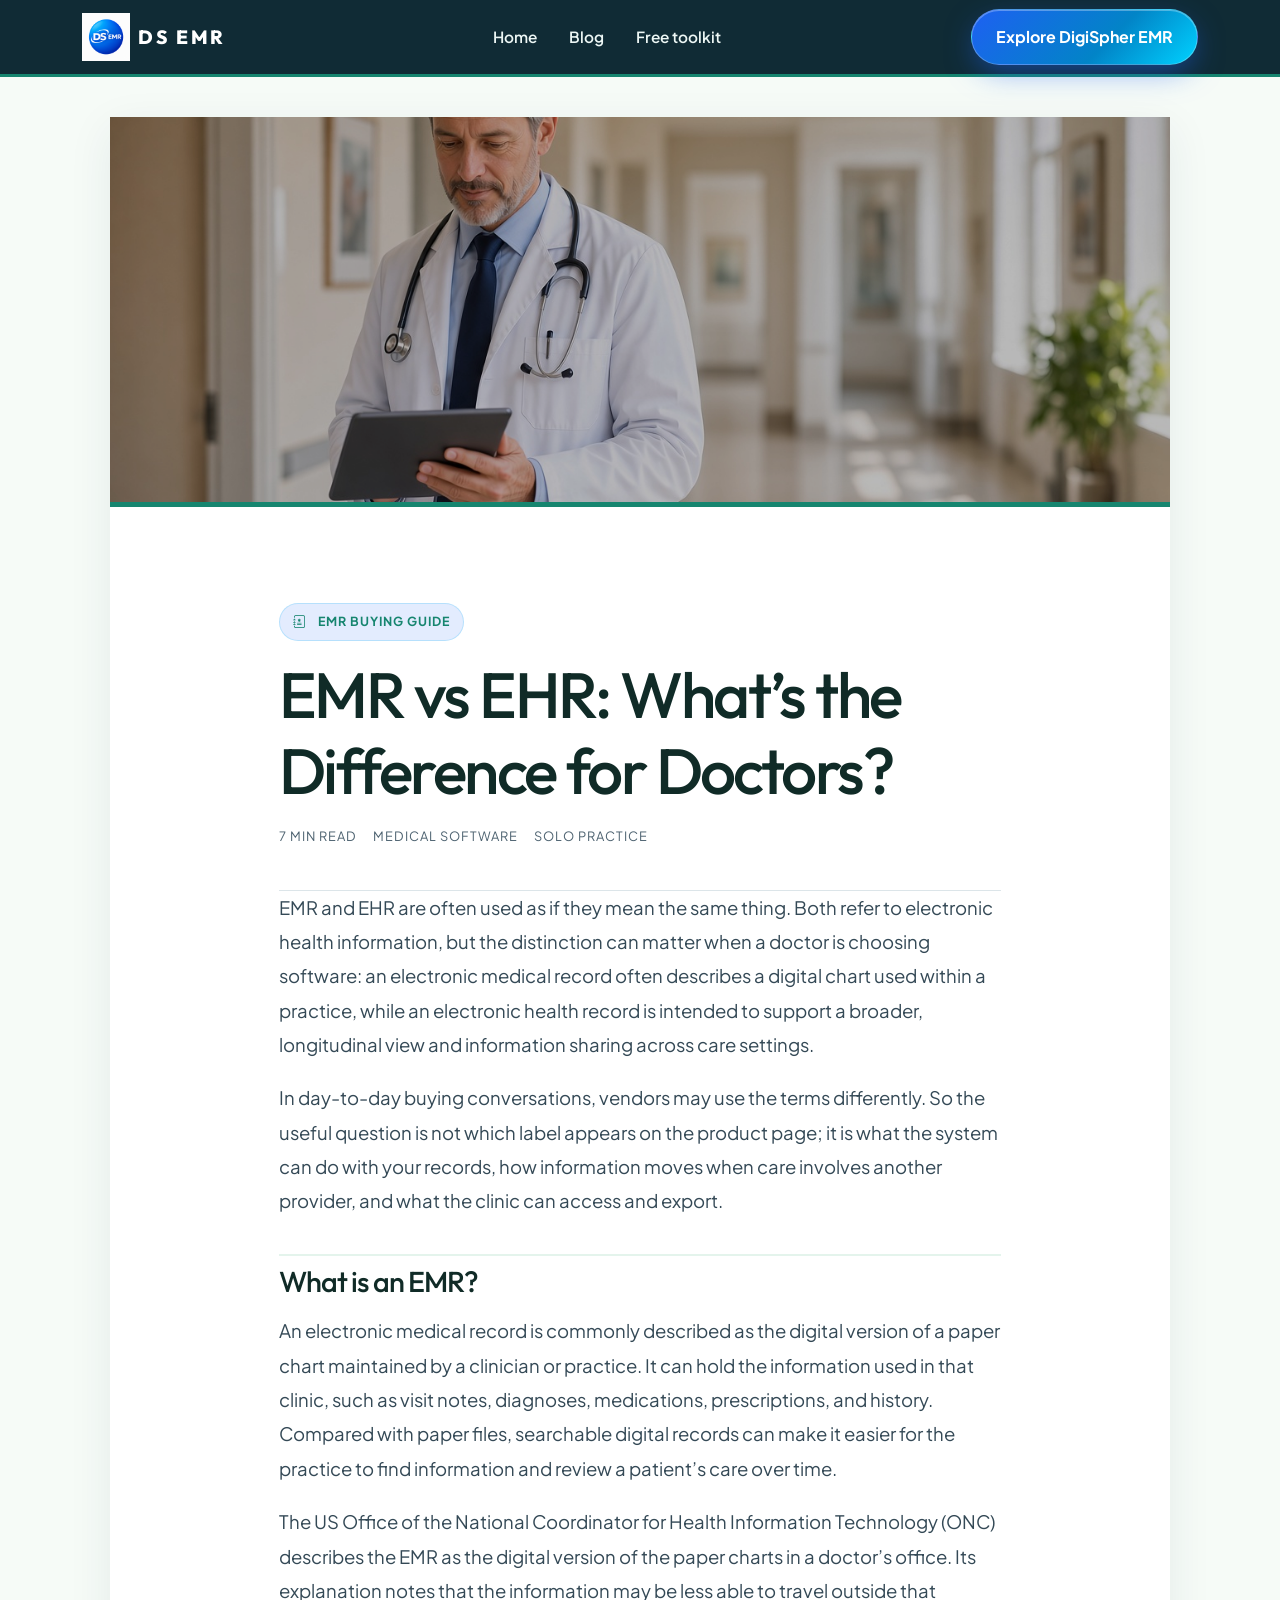
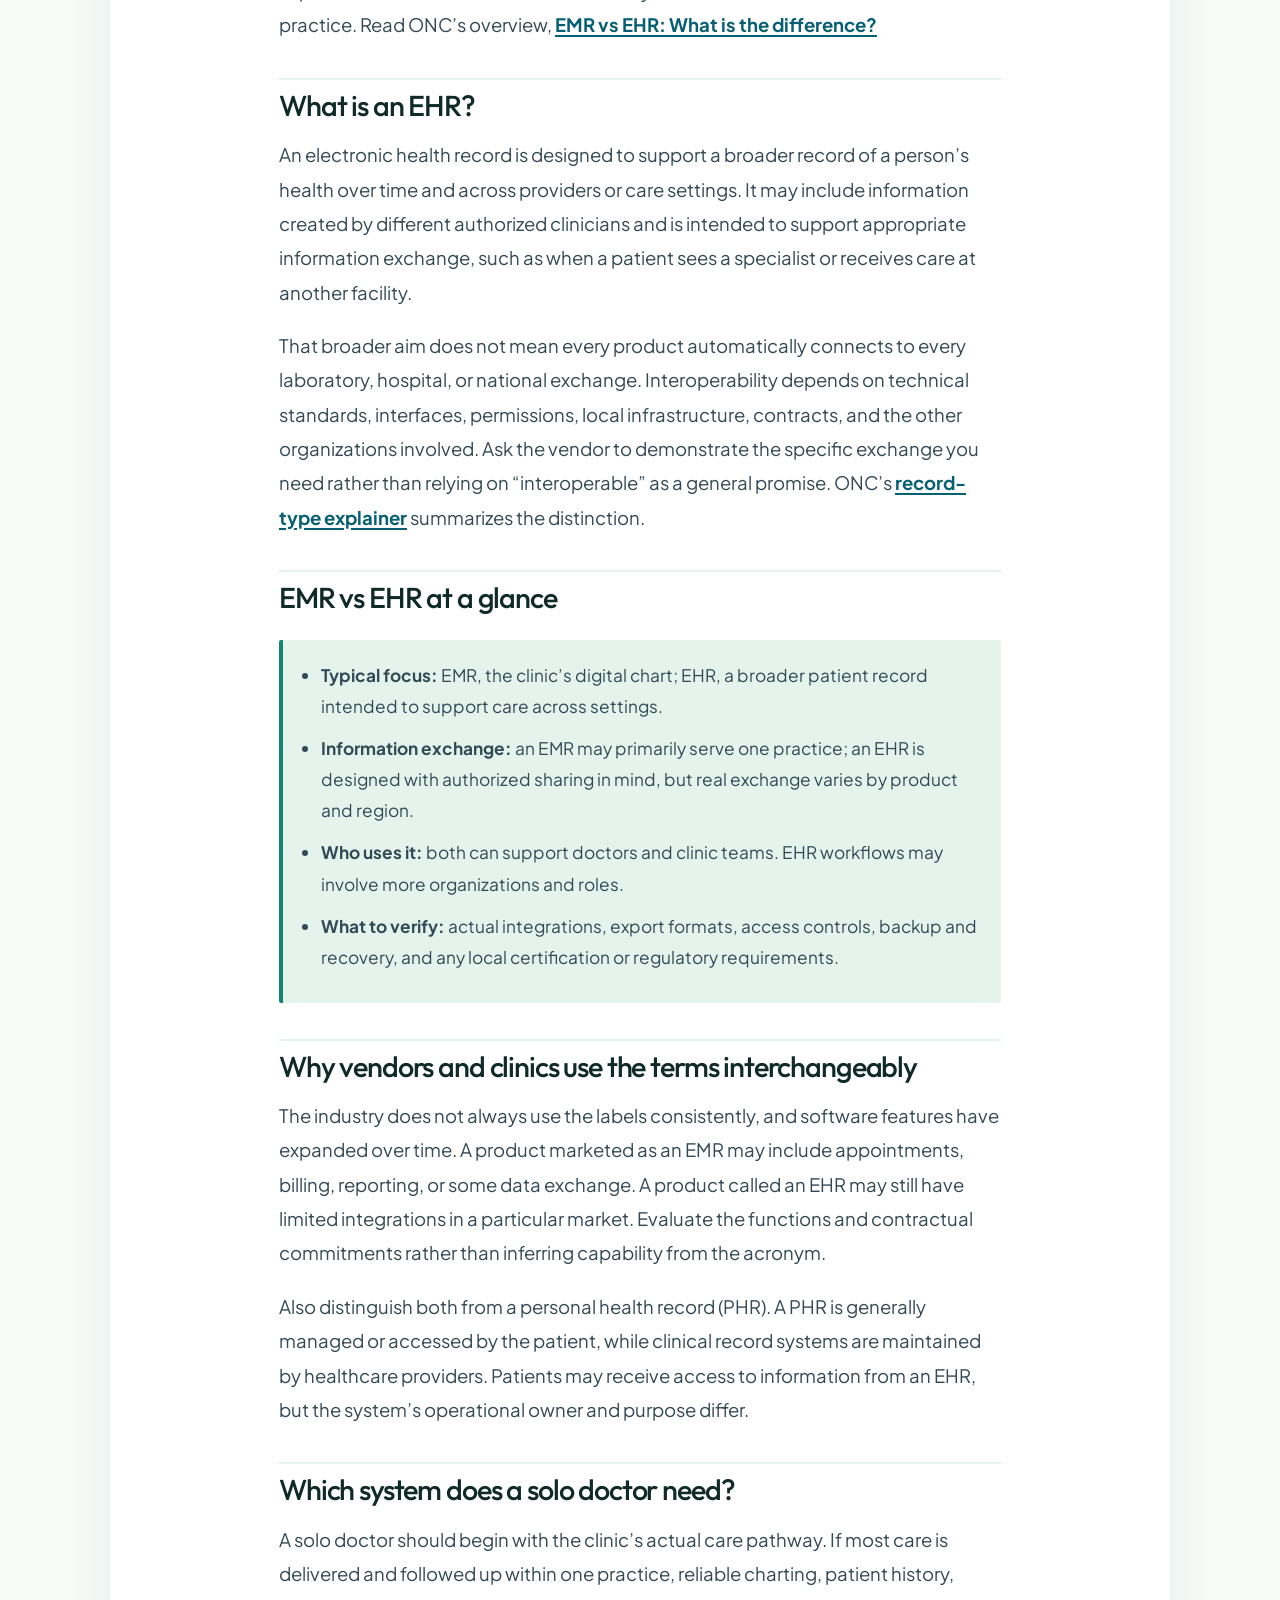
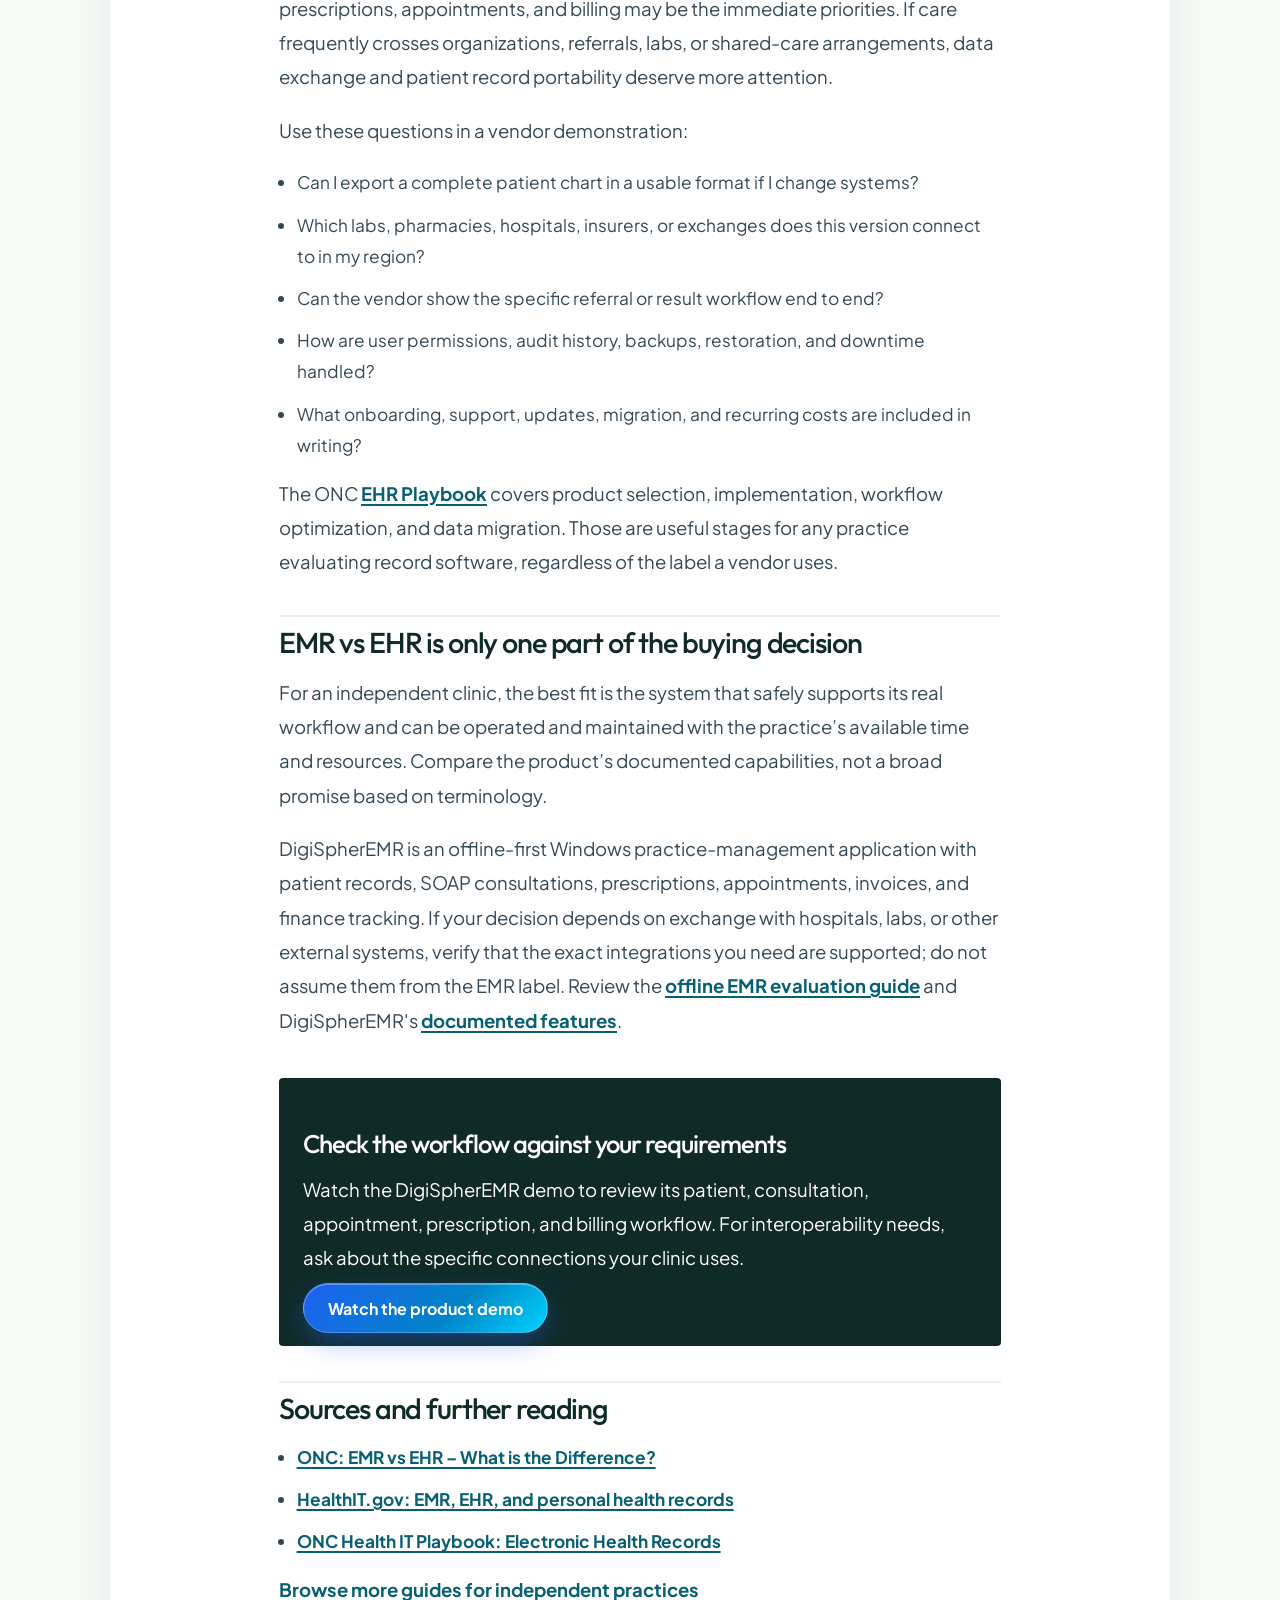
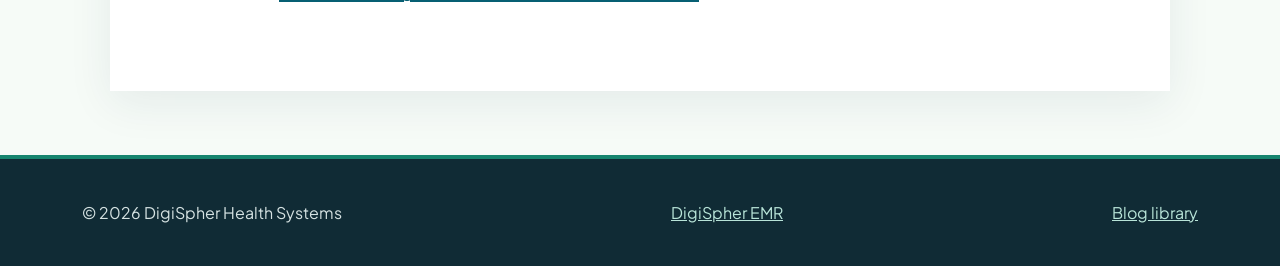
<file: blogs/emr-vs-ehr-differences.html>
<!DOCTYPE html>
<html lang="en">
<head>
  <meta charset="UTF-8" />
  <meta name="viewport" content="width=device-width, initial-scale=1.0" />
  <title>EMR vs EHR: What's the Difference for Doctors? | DigiSpher EMR</title>
  <meta name="description" content="Understand EMR vs EHR, how medical records differ from shared health records, and what solo doctors should check when choosing practice software." />
  <link rel="canonical" href="https://ds-emr.digispher.online/blogs/emr-vs-ehr-differences.html" />
  <meta name="robots" content="index, follow, max-image-preview:large" />
  <meta name="author" content="DigiSpher Health Systems" />
  <meta name="theme-color" content="#040916" />
  <meta property="og:type" content="article" />
  <meta property="og:site_name" content="DigiSpher EMR" />
  <meta property="og:locale" content="en_US" />
  <meta property="og:title" content="EMR vs EHR: What's the Difference for Doctors?" />
  <meta property="og:description" content="A practical comparison of EMRs and EHRs, data sharing, interoperability, and the questions solo practices should ask vendors." />
  <meta property="og:url" content="https://ds-emr.digispher.online/blogs/emr-vs-ehr-differences.html" />
  <meta property="og:image" content="https://ds-emr.digispher.online/assets/images/hero-exam-room.jpg" />
  <meta property="og:image:alt" content="Male physician in a clinic hallway" />
  <meta property="article:published_time" content="2026-09-25" />
  <meta property="article:modified_time" content="2026-09-25" />
  <meta name="twitter:card" content="summary_large_image" />
  <meta name="twitter:title" content="EMR vs EHR: What's the Difference for Doctors?" />
  <meta name="twitter:description" content="Learn the practical differences between EMR and EHR software and how to choose for a solo practice." />
  <meta name="twitter:image" content="https://ds-emr.digispher.online/assets/images/hero-exam-room.jpg" />
  <link rel="preconnect" href="https://fonts.googleapis.com" />
  <link rel="preconnect" href="https://fonts.gstatic.com" crossorigin />
  <link href="https://fonts.googleapis.com/css2?family=Outfit:wght@400;500;600;700;800&family=Plus+Jakarta+Sans:wght@400;500;600;700;800&display=swap" rel="stylesheet" />
  <link href="https://cdn.jsdelivr.net/npm/bootstrap@5.3.3/dist/css/bootstrap.min.css" rel="stylesheet" integrity="sha384-QWTKZyjpPEjISv5WaRU9OFeRpok6YctnYmDr5pNlyT2bRjXh0JMhjY6hW+ALEwIH" crossorigin="anonymous" />
  <link rel="stylesheet" href="https://cdn.jsdelivr.net/npm/bootstrap-icons@1.11.3/font/bootstrap-icons.min.css" />
  <script type="application/ld+json">
  {"@context":"https://schema.org","@type":"BlogPosting","headline":"EMR vs EHR: What's the Difference for Doctors?","description":"A practical comparison of electronic medical records and electronic health records for solo doctors.","datePublished":"2026-09-25","dateModified":"2026-09-25","author":{"@type":"Organization","name":"DigiSpher Health Systems"},"publisher":{"@type":"Organization","name":"DigiSpher EMR"},"mainEntityOfPage":"https://ds-emr.digispher.online/blogs/emr-vs-ehr-differences.html","image":"https://ds-emr.digispher.online/assets/images/hero-exam-room.jpg"}
  </script>
  <link rel="stylesheet" href="blog-post-themes.min.css" />
</head>
<body class="theme-kpi">
  <header><nav class="navbar navbar-expand-lg navbar-sphere"><div class="container-xl">
    <a class="navbar-brand d-flex align-items-center gap-2" href="../index.html" aria-label="DigiSpher EMR home"><img src="../assets/images/logo_user.png" alt="DigiSpher EMR" height="48" /><span class="navbar-wordmark">DS EMR</span></a>
    <button class="navbar-toggler border-0 text-white" type="button" data-bs-toggle="collapse" data-bs-target="#articleNav" aria-controls="articleNav" aria-expanded="false" aria-label="Toggle navigation"><i class="bi bi-list fs-2 text-info"></i></button>
    <div class="collapse navbar-collapse" id="articleNav"><ul class="navbar-nav mx-auto"><li class="nav-item"><a class="nav-link nav-link-sphere" href="../index.html">Home</a></li><li class="nav-item"><a class="nav-link nav-link-sphere" href="blogs-list.html">Blog</a></li><li class="nav-item"><a class="nav-link nav-link-sphere" href="lead-magnet-toolkit.html">Free toolkit</a></li></ul><a href="../index.html#specialOffer" class="btn-sphere-primary">Explore DigiSpher EMR</a></div>
  </div></nav></header>
  <main class="article-shell"><article class="article-wrap">
    <div class="article-hero"><img src="../assets/images/hero-exam-room.jpg" alt="Male physician in a clinic hallway" /></div>
    <div class="article-body"><header class="article-header"><span class="eyebrow"><i class="bi bi-journal-medical me-1"></i> EMR buying guide</span><h1>EMR vs EHR: What’s the Difference for Doctors?</h1><div class="article-meta"><span>7 min read</span><span>Medical software</span><span>Solo practice</span></div></header>
      <div class="article-content">
        <p>EMR and EHR are often used as if they mean the same thing. Both refer to electronic health information, but the distinction can matter when a doctor is choosing software: an electronic medical record often describes a digital chart used within a practice, while an electronic health record is intended to support a broader, longitudinal view and information sharing across care settings.</p>
        <p>In day-to-day buying conversations, vendors may use the terms differently. So the useful question is not which label appears on the product page; it is what the system can do with your records, how information moves when care involves another provider, and what the clinic can access and export.</p>

        <h2>What is an EMR?</h2>
        <p>An electronic medical record is commonly described as the digital version of a paper chart maintained by a clinician or practice. It can hold the information used in that clinic, such as visit notes, diagnoses, medications, prescriptions, and history. Compared with paper files, searchable digital records can make it easier for the practice to find information and review a patient’s care over time.</p>
        <p>The US Office of the National Coordinator for Health Information Technology (ONC) describes the EMR as the digital version of the paper charts in a doctor’s office. Its explanation notes that the information may be less able to travel outside that practice. Read ONC’s overview, <a href="https://healthit.gov/blog/electronic-health-and-medical-records/emr-vs-ehr-difference/" target="_blank" rel="noopener noreferrer">EMR vs EHR: What is the difference?</a></p>

        <h2>What is an EHR?</h2>
        <p>An electronic health record is designed to support a broader record of a person’s health over time and across providers or care settings. It may include information created by different authorized clinicians and is intended to support appropriate information exchange, such as when a patient sees a specialist or receives care at another facility.</p>
        <p>That broader aim does not mean every product automatically connects to every laboratory, hospital, or national exchange. Interoperability depends on technical standards, interfaces, permissions, local infrastructure, contracts, and the other organizations involved. Ask the vendor to demonstrate the specific exchange you need rather than relying on “interoperable” as a general promise. ONC’s <a href="https://www.healthit.gov/faq/what-difference-between-personal-health-record-electronic-health-record-and-electronic-medical" target="_blank" rel="noopener noreferrer">record-type explainer</a> summarizes the distinction.</p>

        <h2>EMR vs EHR at a glance</h2>
        <div class="info-panel"><ul class="mb-0">
          <li><strong>Typical focus:</strong> EMR, the clinic’s digital chart; EHR, a broader patient record intended to support care across settings.</li>
          <li><strong>Information exchange:</strong> an EMR may primarily serve one practice; an EHR is designed with authorized sharing in mind, but real exchange varies by product and region.</li>
          <li><strong>Who uses it:</strong> both can support doctors and clinic teams. EHR workflows may involve more organizations and roles.</li>
          <li><strong>What to verify:</strong> actual integrations, export formats, access controls, backup and recovery, and any local certification or regulatory requirements.</li>
        </ul></div>

        <h2>Why vendors and clinics use the terms interchangeably</h2>
        <p>The industry does not always use the labels consistently, and software features have expanded over time. A product marketed as an EMR may include appointments, billing, reporting, or some data exchange. A product called an EHR may still have limited integrations in a particular market. Evaluate the functions and contractual commitments rather than inferring capability from the acronym.</p>
        <p>Also distinguish both from a personal health record (PHR). A PHR is generally managed or accessed by the patient, while clinical record systems are maintained by healthcare providers. Patients may receive access to information from an EHR, but the system’s operational owner and purpose differ.</p>

        <h2>Which system does a solo doctor need?</h2>
        <p>A solo doctor should begin with the clinic’s actual care pathway. If most care is delivered and followed up within one practice, reliable charting, patient history, prescriptions, appointments, and billing may be the immediate priorities. If care frequently crosses organizations, referrals, labs, or shared-care arrangements, data exchange and patient record portability deserve more attention.</p>
        <p>Use these questions in a vendor demonstration:</p>
        <ul>
          <li>Can I export a complete patient chart in a usable format if I change systems?</li>
          <li>Which labs, pharmacies, hospitals, insurers, or exchanges does this version connect to in my region?</li>
          <li>Can the vendor show the specific referral or result workflow end to end?</li>
          <li>How are user permissions, audit history, backups, restoration, and downtime handled?</li>
          <li>What onboarding, support, updates, migration, and recurring costs are included in writing?</li>
        </ul>
        <p>The ONC <a href="https://playbook.healthit.gov/playbook/electronic-health-records/" target="_blank" rel="noopener noreferrer">EHR Playbook</a> covers product selection, implementation, workflow optimization, and data migration. Those are useful stages for any practice evaluating record software, regardless of the label a vendor uses.</p>

        <h2>EMR vs EHR is only one part of the buying decision</h2>
        <p>For an independent clinic, the best fit is the system that safely supports its real workflow and can be operated and maintained with the practice’s available time and resources. Compare the product’s documented capabilities, not a broad promise based on terminology.</p>
        <p>DigiSpherEMR is an offline-first Windows practice-management application with patient records, SOAP consultations, prescriptions, appointments, invoices, and finance tracking. If your decision depends on exchange with hospitals, labs, or other external systems, verify that the exact integrations you need are supported; do not assume them from the EMR label. Review the <a href="best-offline-emr-for-solo-doctors.html">offline EMR evaluation guide</a> and DigiSpherEMR's <a href="../index.html#featureModules">documented features</a>.</p>
        <div class="cta-box"><h3>Check the workflow against your requirements</h3><p>Watch the DigiSpherEMR demo to review its patient, consultation, appointment, prescription, and billing workflow. For interoperability needs, ask about the specific connections your clinic uses.</p><a href="../index.html#videoShowcase" class="btn-sphere-primary">Watch the product demo</a></div>
        <h2>Sources and further reading</h2>
        <ul><li><a href="https://healthit.gov/blog/electronic-health-and-medical-records/emr-vs-ehr-difference/" target="_blank" rel="noopener noreferrer">ONC: EMR vs EHR – What is the Difference?</a></li><li><a href="https://www.healthit.gov/faq/what-difference-between-personal-health-record-electronic-health-record-and-electronic-medical" target="_blank" rel="noopener noreferrer">HealthIT.gov: EMR, EHR, and personal health records</a></li><li><a href="https://playbook.healthit.gov/playbook/electronic-health-records/" target="_blank" rel="noopener noreferrer">ONC Health IT Playbook: Electronic Health Records</a></li></ul>
        <p><a href="blogs-list.html">Browse more guides for independent practices</a></p>
      </div>
    </div>
  </article></main>
  <footer><div class="container-xl d-flex flex-wrap justify-content-between gap-2"><span>&copy; 2026 DigiSpher Health Systems</span><a href="../index.html">DigiSpher EMR</a><a href="blogs-list.html">Blog library</a></div></footer>
  <script src="https://cdn.jsdelivr.net/npm/bootstrap@5.3.3/dist/js/bootstrap.bundle.min.js" integrity="sha384-YvpcrYf0tY3lHB60NNkmXc5s9fDVZLESaAA55NDzOxhy9GkcIdslK1eN7N6jIeHz" crossorigin="anonymous"></script>
</body>
</html>
</file>
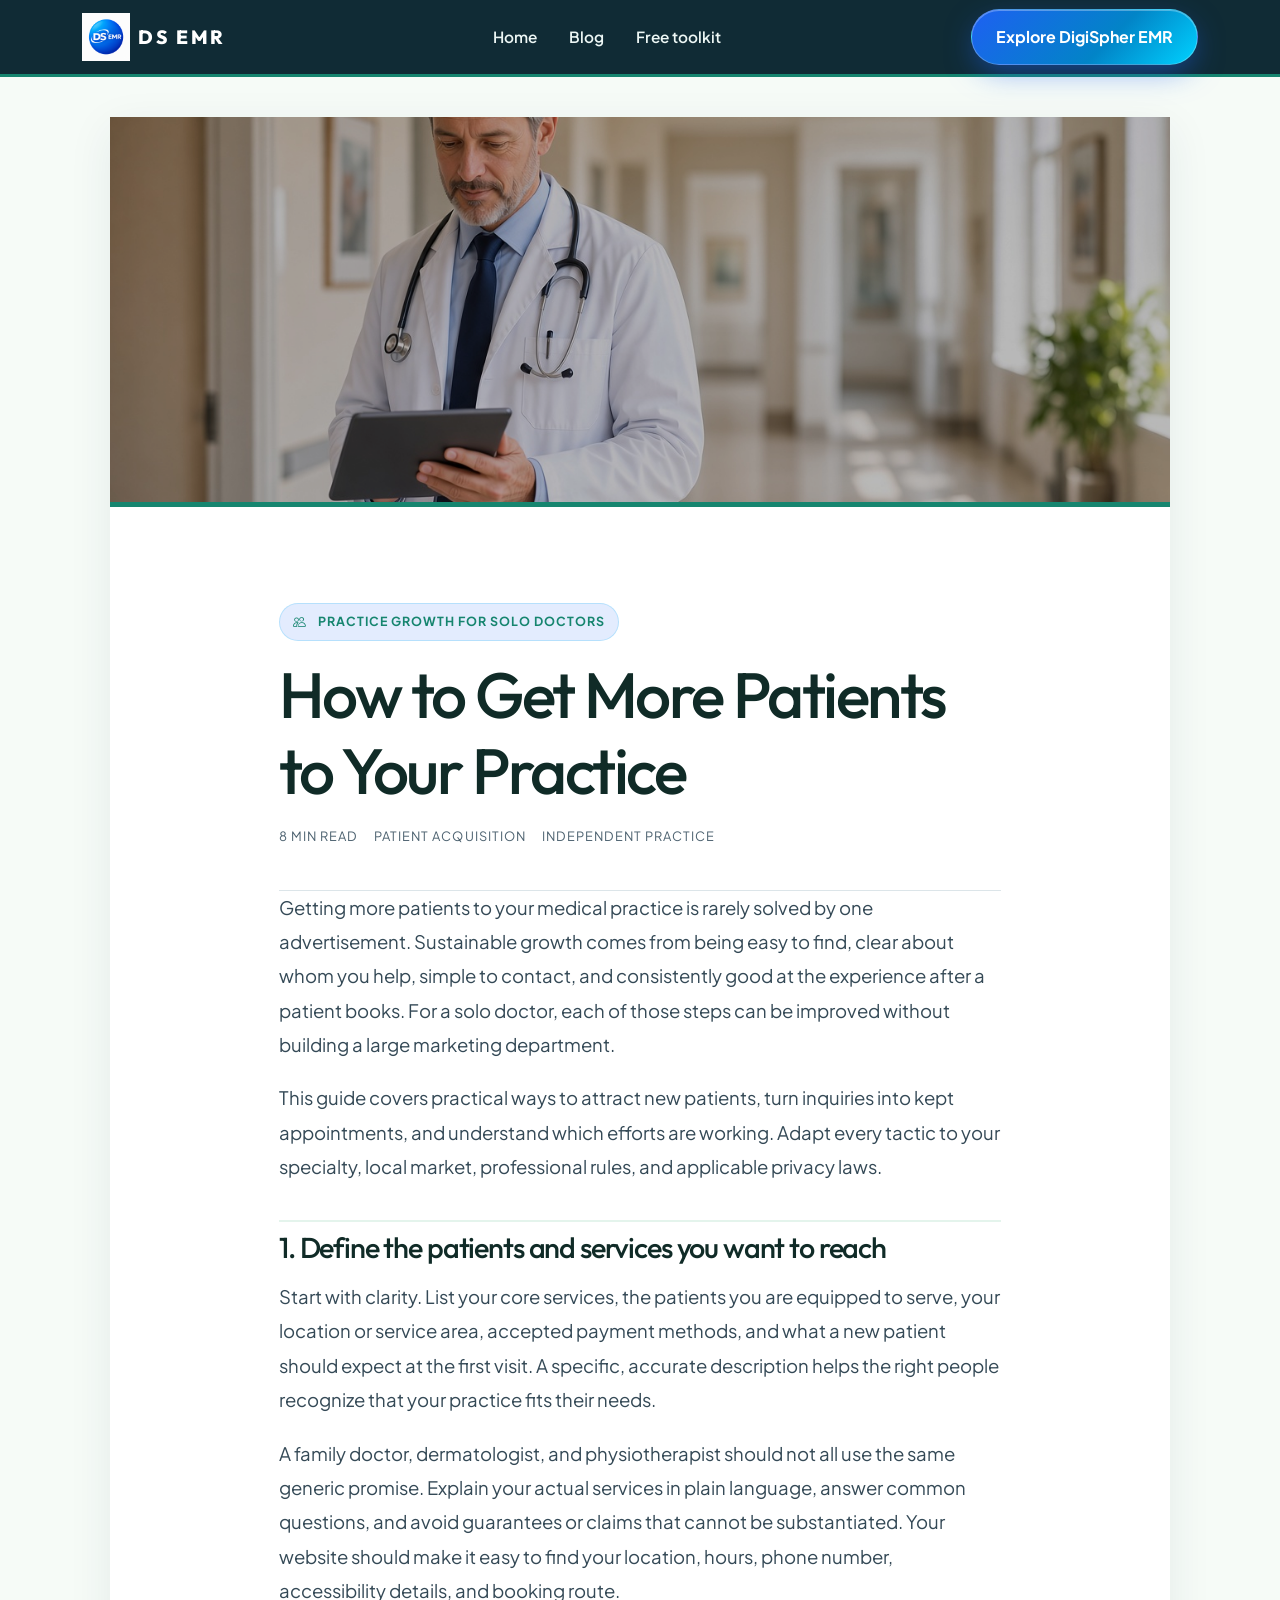
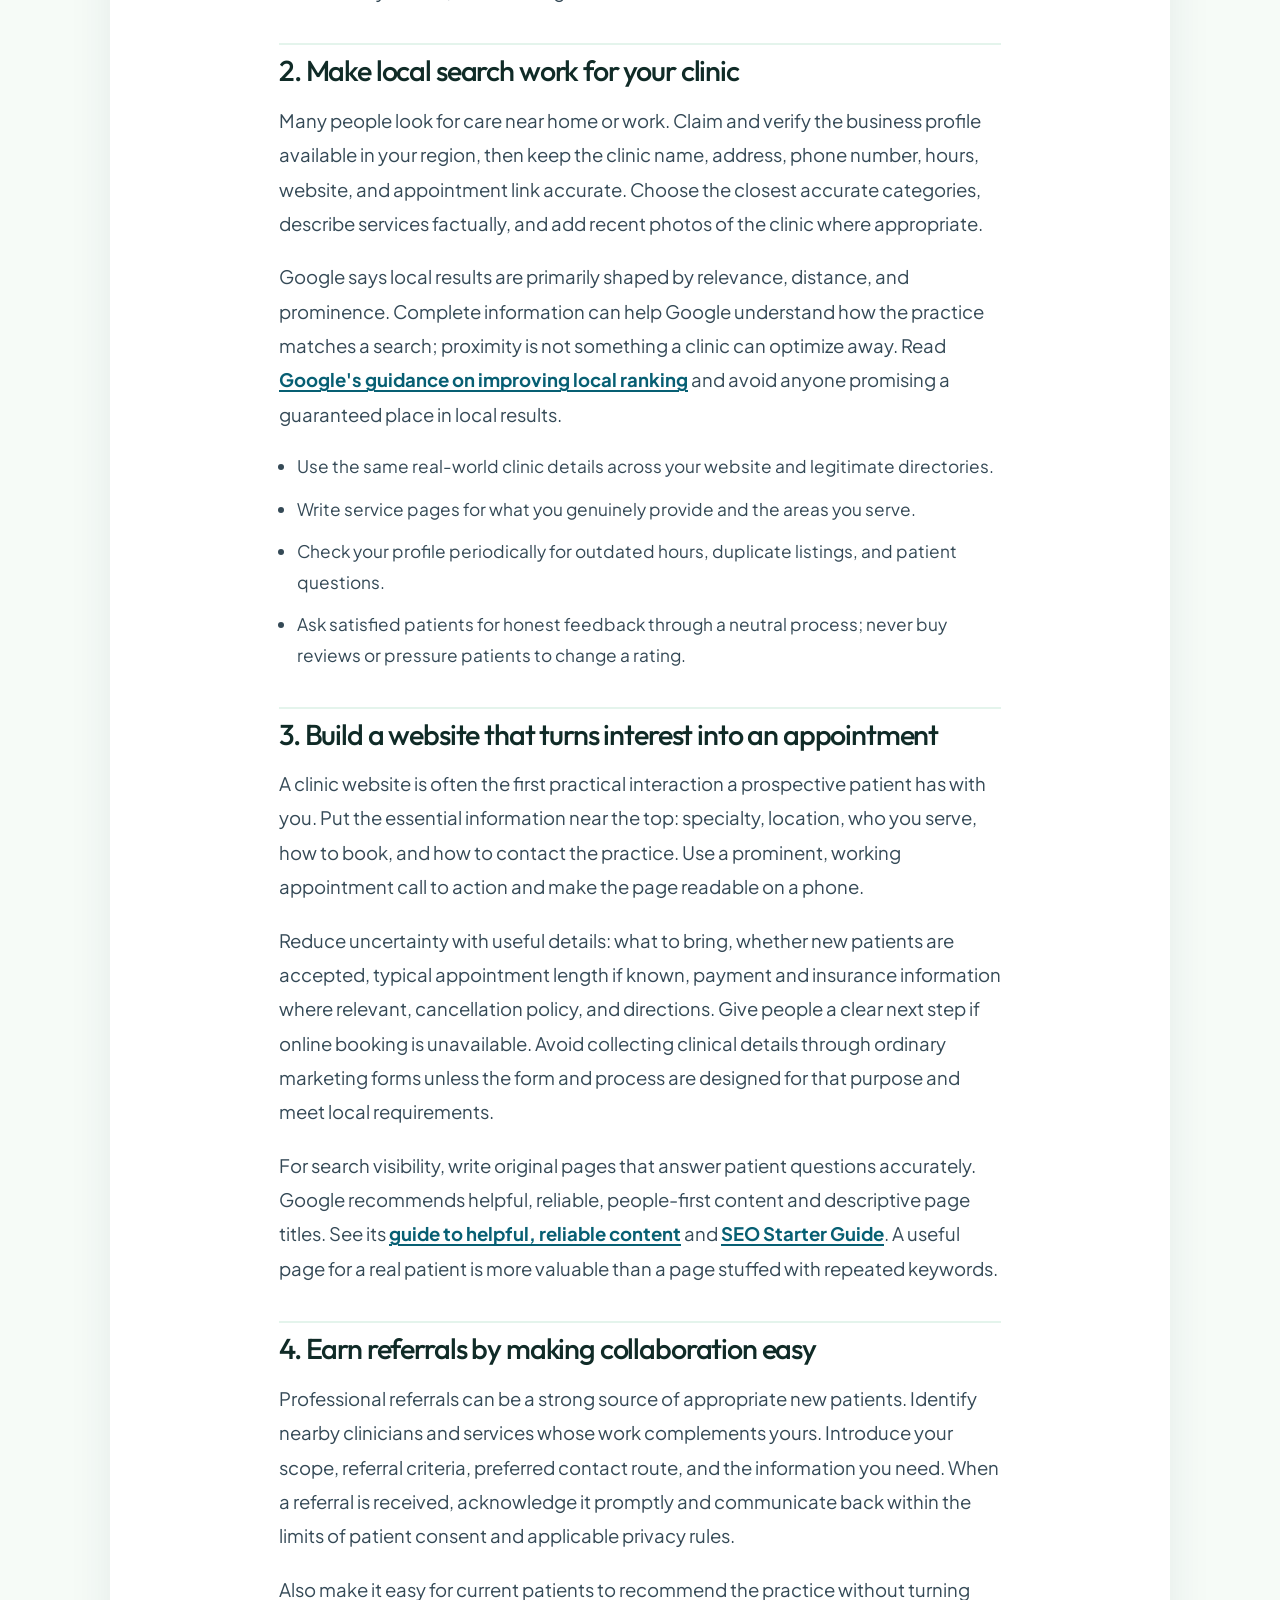
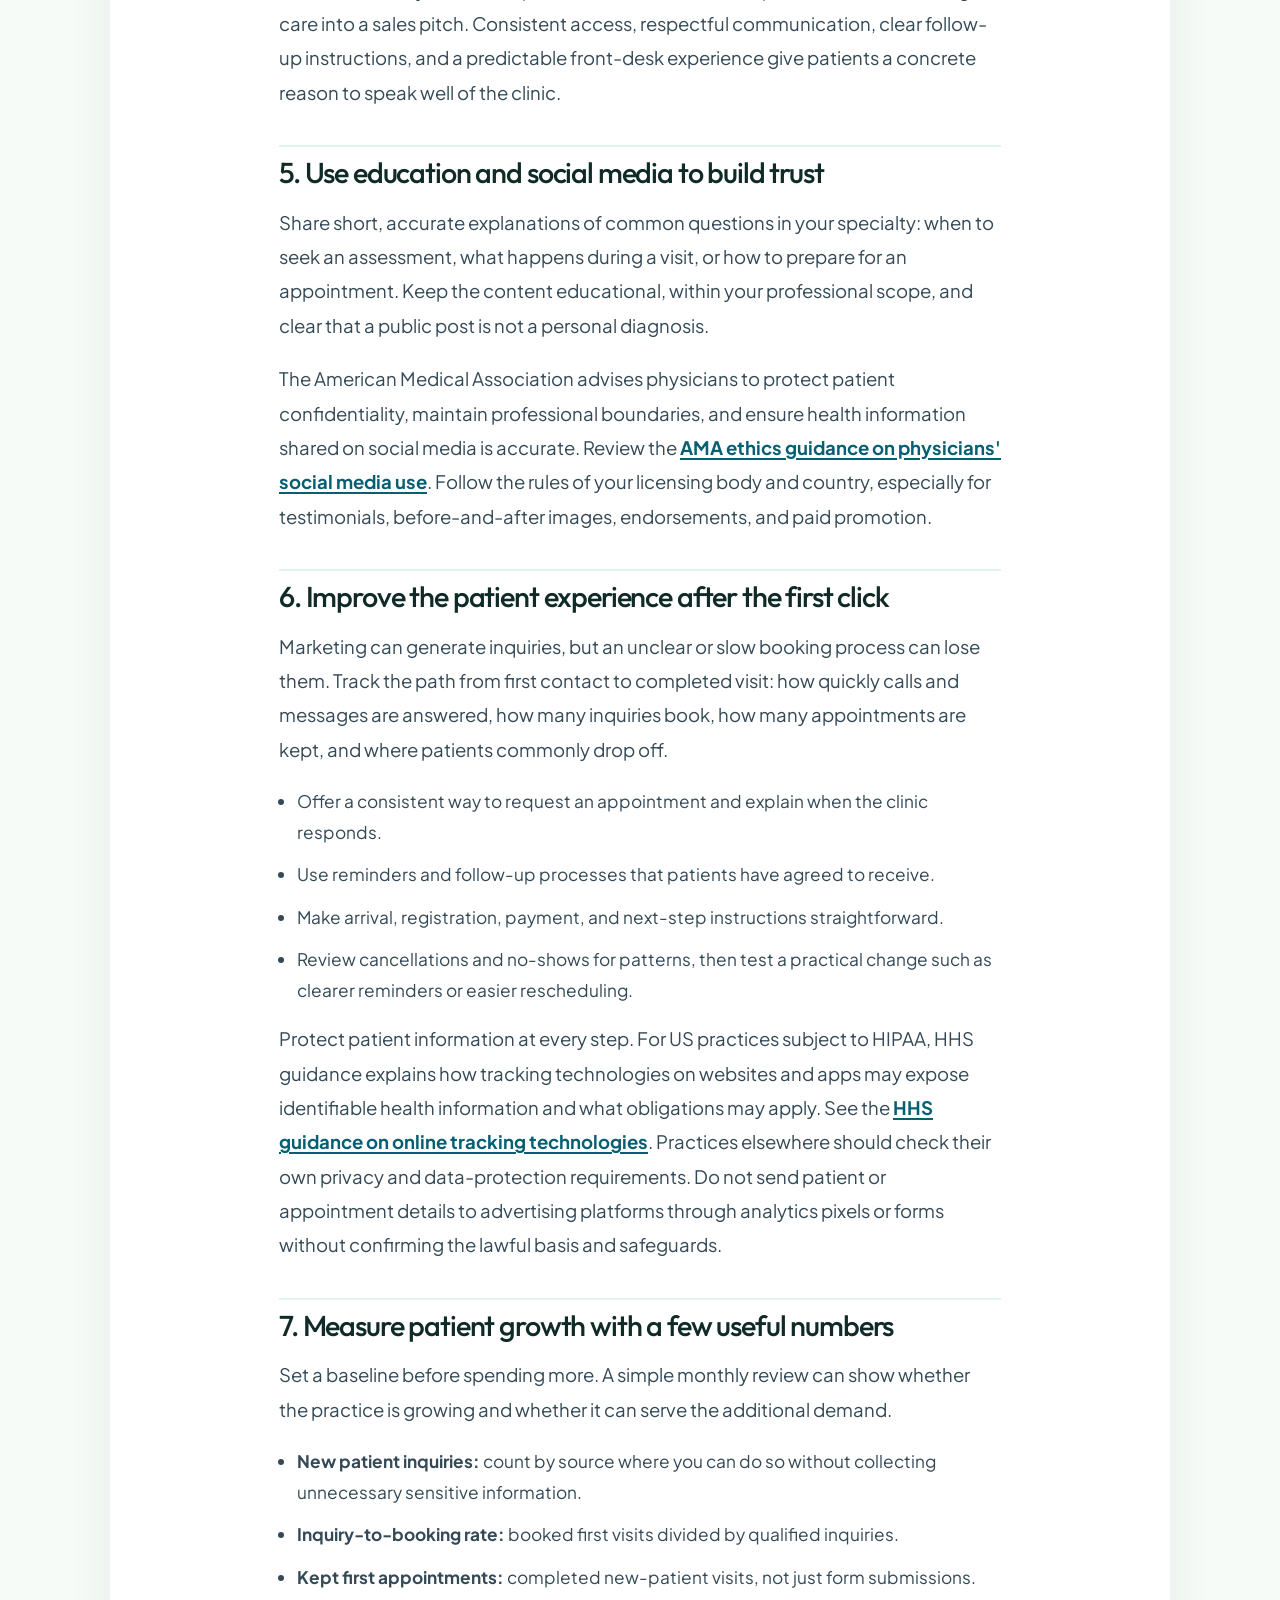
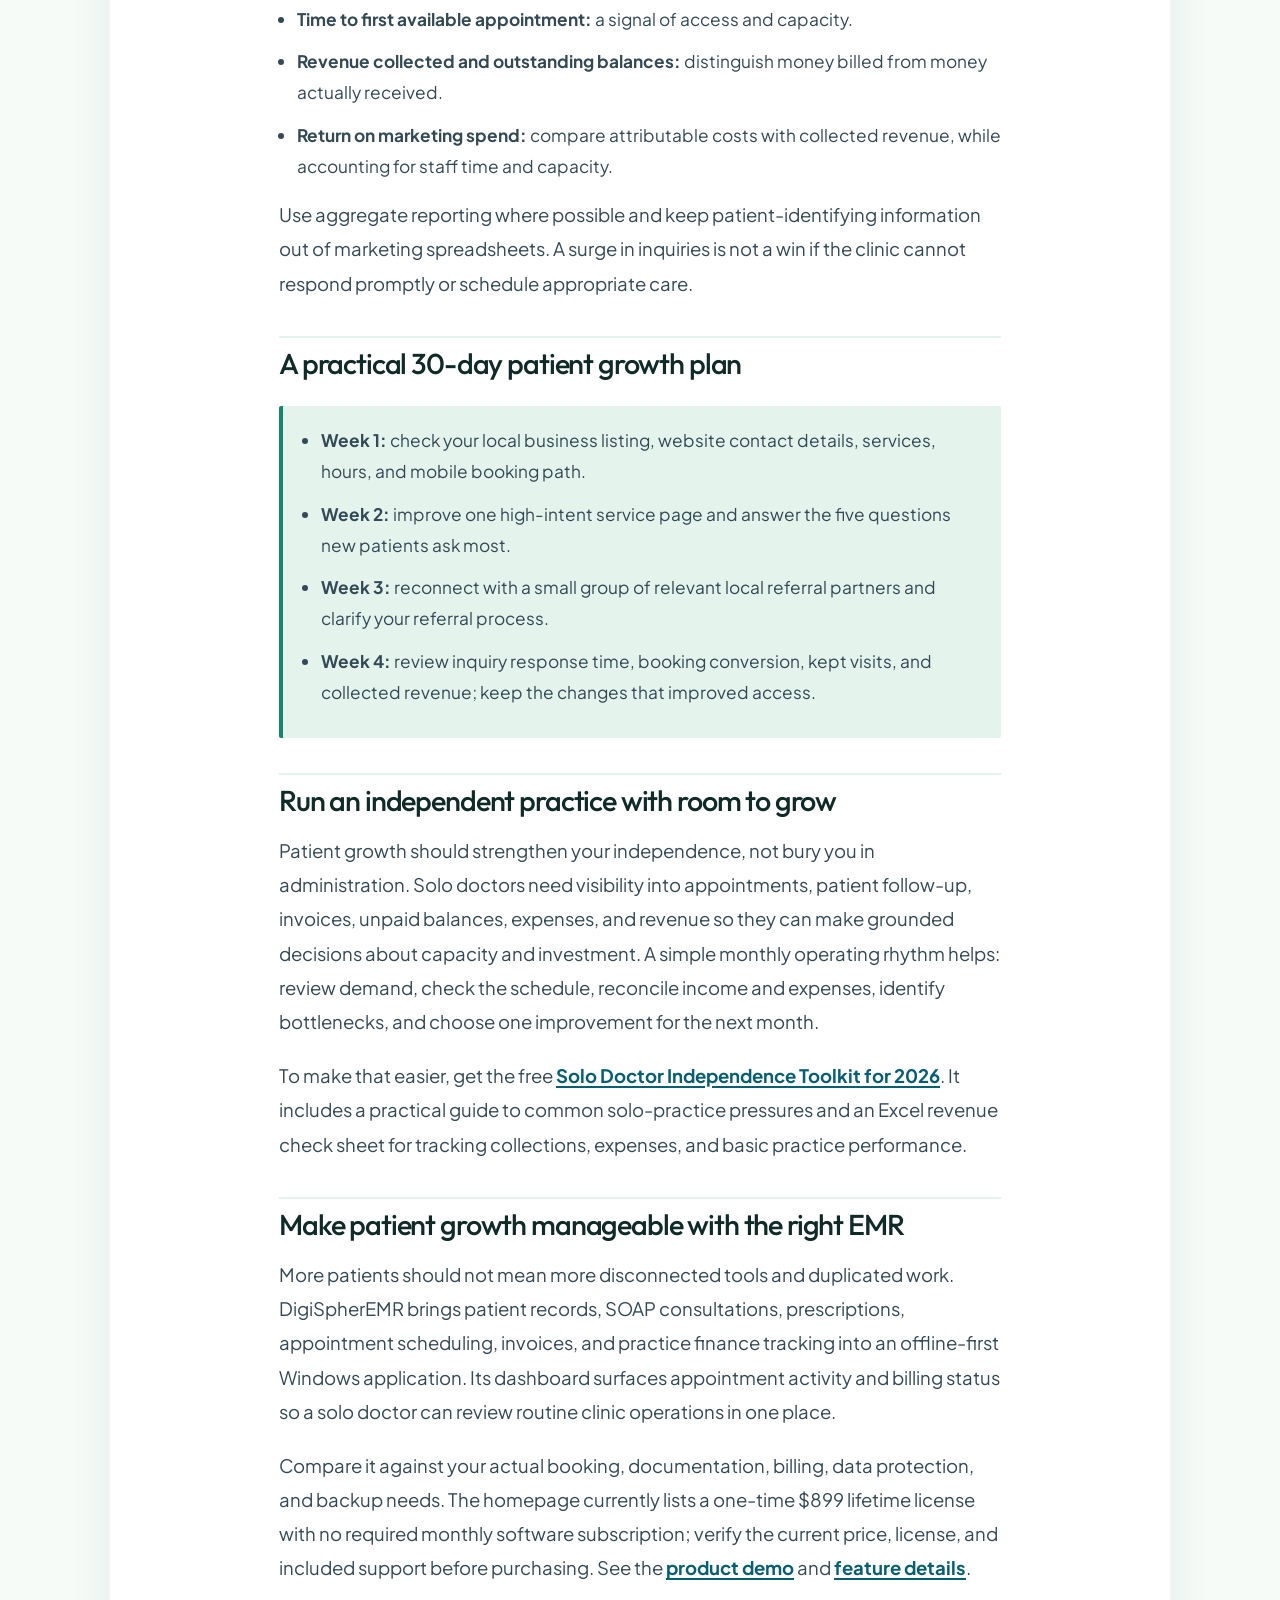
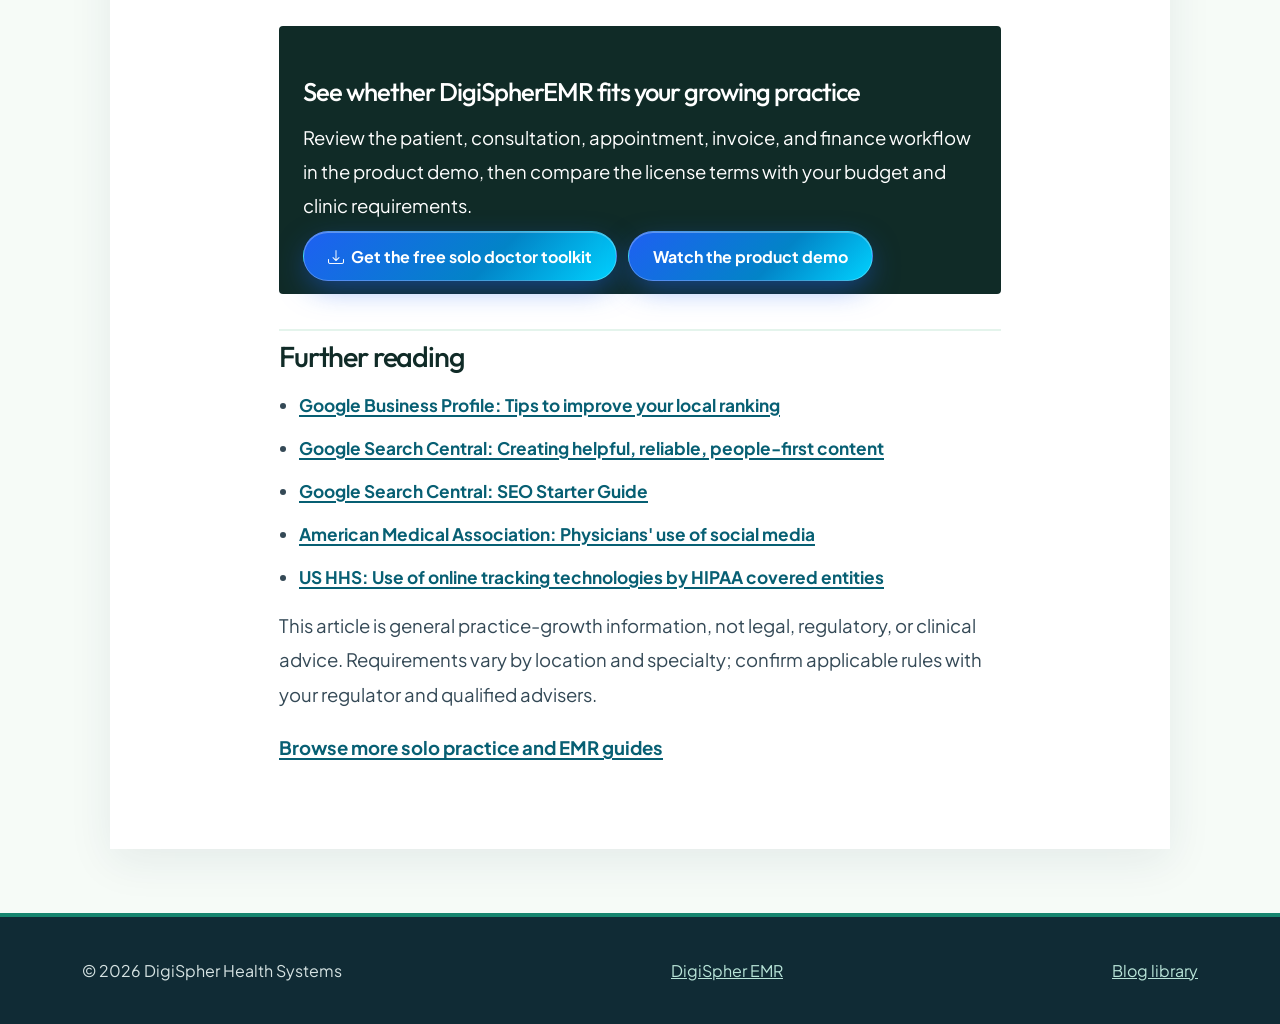
<file: blogs/get-more-patients-solo-practice.html>
<!DOCTYPE html>
<html lang="en">
<head>
  <meta charset="UTF-8" />
  <meta name="viewport" content="width=device-width, initial-scale=1.0" />
  <title>How to Get More Patients to Your Medical Practice | DigiSpher EMR</title>
  <meta name="description" content="A practical guide for solo doctors to attract more patients through local SEO, a clear website, referrals, patient experience, ethical reviews, and simple practice metrics." />
  <link rel="canonical" href="https://ds-emr.digispher.online/blogs/get-more-patients-solo-practice.html" />
  <meta name="robots" content="index, follow, max-image-preview:large" />
  <meta name="author" content="DigiSpher Health Systems" />
  <meta name="theme-color" content="#040916" />
  <meta property="og:type" content="article" />
  <meta property="og:site_name" content="DigiSpher EMR" />
  <meta property="og:locale" content="en_US" />
  <meta property="og:title" content="How to Get More Patients to Your Medical Practice" />
  <meta property="og:description" content="Practical, ethical patient growth strategies for independent doctors, from local search to patient follow-up and practice management." />
  <meta property="og:url" content="https://ds-emr.digispher.online/blogs/get-more-patients-solo-practice.html" />
  <meta property="og:image" content="https://ds-emr.digispher.online/assets/images/hero-exam-room.jpg" />
  <meta property="og:image:alt" content="Male physician in a clinic hallway" />
  <meta property="article:published_time" content="2026-09-25" />
  <meta property="article:modified_time" content="2026-09-25" />
  <meta name="twitter:card" content="summary_large_image" />
  <meta name="twitter:title" content="How to Get More Patients to Your Medical Practice" />
  <meta name="twitter:description" content="A practical patient growth guide for solo doctors: local search, referrals, patient experience, and measurable follow-up." />
  <meta name="twitter:image" content="https://ds-emr.digispher.online/assets/images/hero-exam-room.jpg" />
  <link rel="preconnect" href="https://fonts.googleapis.com" />
  <link rel="preconnect" href="https://fonts.gstatic.com" crossorigin />
  <link href="https://fonts.googleapis.com/css2?family=Outfit:wght@400;500;600;700;800&family=Plus+Jakarta+Sans:wght@400;500;600;700;800&display=swap" rel="stylesheet" />
  <link href="https://cdn.jsdelivr.net/npm/bootstrap@5.3.3/dist/css/bootstrap.min.css" rel="stylesheet" integrity="sha384-QWTKZyjpPEjISv5WaRU9OFeRpok6YctnYmDr5pNlyT2bRjXh0JMhjY6hW+ALEwIH" crossorigin="anonymous" />
  <link rel="stylesheet" href="https://cdn.jsdelivr.net/npm/bootstrap-icons@1.11.3/font/bootstrap-icons.min.css" />
  <script type="application/ld+json">
  {
    "@context":"https://schema.org",
    "@type":"BlogPosting",
    "headline":"How to Get More Patients to Your Medical Practice",
    "description":"Practical patient acquisition strategies for solo doctors, including local search, referrals, patient experience, and practice follow-up.",
    "datePublished":"2026-09-25",
    "dateModified":"2026-09-25",
    "author":{"@type":"Organization","name":"DigiSpher Health Systems"},
    "publisher":{"@type":"Organization","name":"DigiSpher EMR"},
    "mainEntityOfPage":"https://ds-emr.digispher.online/blogs/get-more-patients-solo-practice.html",
    "image":"https://ds-emr.digispher.online/assets/images/hero-exam-room.jpg"
  }
  </script>
  <link rel="stylesheet" href="blog-post-themes.min.css" />
</head>
<body class="theme-kpi">
  <header>
    <nav class="navbar navbar-expand-lg navbar-sphere">
      <div class="container-xl">
        <a class="navbar-brand d-flex align-items-center gap-2" href="../index.html" aria-label="DigiSpher EMR home"><img src="../assets/images/logo_user.png" alt="DigiSpher EMR" height="48" /><span class="navbar-wordmark">DS EMR</span></a>
        <button class="navbar-toggler border-0 text-white" type="button" data-bs-toggle="collapse" data-bs-target="#articleNav" aria-controls="articleNav" aria-expanded="false" aria-label="Toggle navigation"><i class="bi bi-list fs-2 text-info"></i></button>
        <div class="collapse navbar-collapse" id="articleNav">
          <ul class="navbar-nav mx-auto"><li class="nav-item"><a class="nav-link nav-link-sphere" href="../index.html">Home</a></li><li class="nav-item"><a class="nav-link nav-link-sphere" href="blogs-list.html">Blog</a></li><li class="nav-item"><a class="nav-link nav-link-sphere" href="lead-magnet-toolkit.html">Free toolkit</a></li></ul>
          <a href="../index.html#specialOffer" class="btn-sphere-primary">Explore DigiSpher EMR</a>
        </div>
      </div>
    </nav>
  </header>
  <main class="article-shell">
    <article class="article-wrap">
      <div class="article-hero"><img src="../assets/images/hero-exam-room.jpg" alt="Male physician in a clinic hallway" /></div>
      <div class="article-body">
        <header class="article-header">
          <span class="eyebrow"><i class="bi bi-people me-1"></i> Practice growth for solo doctors</span>
          <h1>How to Get More Patients to Your Practice</h1>
          <div class="article-meta"><span>8 min read</span><span>Patient acquisition</span><span>Independent practice</span></div>
        </header>
        <div class="article-content">
          <p>Getting more patients to your medical practice is rarely solved by one advertisement. Sustainable growth comes from being easy to find, clear about whom you help, simple to contact, and consistently good at the experience after a patient books. For a solo doctor, each of those steps can be improved without building a large marketing department.</p>
          <p>This guide covers practical ways to attract new patients, turn inquiries into kept appointments, and understand which efforts are working. Adapt every tactic to your specialty, local market, professional rules, and applicable privacy laws.</p>

          <h2>1. Define the patients and services you want to reach</h2>
          <p>Start with clarity. List your core services, the patients you are equipped to serve, your location or service area, accepted payment methods, and what a new patient should expect at the first visit. A specific, accurate description helps the right people recognize that your practice fits their needs.</p>
          <p>A family doctor, dermatologist, and physiotherapist should not all use the same generic promise. Explain your actual services in plain language, answer common questions, and avoid guarantees or claims that cannot be substantiated. Your website should make it easy to find your location, hours, phone number, accessibility details, and booking route.</p>

          <h2>2. Make local search work for your clinic</h2>
          <p>Many people look for care near home or work. Claim and verify the business profile available in your region, then keep the clinic name, address, phone number, hours, website, and appointment link accurate. Choose the closest accurate categories, describe services factually, and add recent photos of the clinic where appropriate.</p>
          <p>Google says local results are primarily shaped by relevance, distance, and prominence. Complete information can help Google understand how the practice matches a search; proximity is not something a clinic can optimize away. Read <a href="https://support.google.com/business/answer/7091?hl=en" target="_blank" rel="noopener noreferrer">Google's guidance on improving local ranking</a> and avoid anyone promising a guaranteed place in local results.</p>
          <ul>
            <li>Use the same real-world clinic details across your website and legitimate directories.</li>
            <li>Write service pages for what you genuinely provide and the areas you serve.</li>
            <li>Check your profile periodically for outdated hours, duplicate listings, and patient questions.</li>
            <li>Ask satisfied patients for honest feedback through a neutral process; never buy reviews or pressure patients to change a rating.</li>
          </ul>

          <h2>3. Build a website that turns interest into an appointment</h2>
          <p>A clinic website is often the first practical interaction a prospective patient has with you. Put the essential information near the top: specialty, location, who you serve, how to book, and how to contact the practice. Use a prominent, working appointment call to action and make the page readable on a phone.</p>
          <p>Reduce uncertainty with useful details: what to bring, whether new patients are accepted, typical appointment length if known, payment and insurance information where relevant, cancellation policy, and directions. Give people a clear next step if online booking is unavailable. Avoid collecting clinical details through ordinary marketing forms unless the form and process are designed for that purpose and meet local requirements.</p>
          <p>For search visibility, write original pages that answer patient questions accurately. Google recommends helpful, reliable, people-first content and descriptive page titles. See its <a href="https://developers.google.com/search/docs/fundamentals/creating-helpful-content" target="_blank" rel="noopener noreferrer">guide to helpful, reliable content</a> and <a href="https://developers.google.com/search/docs/fundamentals/seo-starter-guide" target="_blank" rel="noopener noreferrer">SEO Starter Guide</a>. A useful page for a real patient is more valuable than a page stuffed with repeated keywords.</p>

          <h2>4. Earn referrals by making collaboration easy</h2>
          <p>Professional referrals can be a strong source of appropriate new patients. Identify nearby clinicians and services whose work complements yours. Introduce your scope, referral criteria, preferred contact route, and the information you need. When a referral is received, acknowledge it promptly and communicate back within the limits of patient consent and applicable privacy rules.</p>
          <p>Also make it easy for current patients to recommend the practice without turning care into a sales pitch. Consistent access, respectful communication, clear follow-up instructions, and a predictable front-desk experience give patients a concrete reason to speak well of the clinic.</p>

          <h2>5. Use education and social media to build trust</h2>
          <p>Share short, accurate explanations of common questions in your specialty: when to seek an assessment, what happens during a visit, or how to prepare for an appointment. Keep the content educational, within your professional scope, and clear that a public post is not a personal diagnosis.</p>
          <p>The American Medical Association advises physicians to protect patient confidentiality, maintain professional boundaries, and ensure health information shared on social media is accurate. Review the <a href="https://code-medical-ethics.ama-assn.org/ethics-opinions/physicians-use-social-media-product-promotion-and-compensation" target="_blank" rel="noopener noreferrer">AMA ethics guidance on physicians' social media use</a>. Follow the rules of your licensing body and country, especially for testimonials, before-and-after images, endorsements, and paid promotion.</p>

          <h2>6. Improve the patient experience after the first click</h2>
          <p>Marketing can generate inquiries, but an unclear or slow booking process can lose them. Track the path from first contact to completed visit: how quickly calls and messages are answered, how many inquiries book, how many appointments are kept, and where patients commonly drop off.</p>
          <ul>
            <li>Offer a consistent way to request an appointment and explain when the clinic responds.</li>
            <li>Use reminders and follow-up processes that patients have agreed to receive.</li>
            <li>Make arrival, registration, payment, and next-step instructions straightforward.</li>
            <li>Review cancellations and no-shows for patterns, then test a practical change such as clearer reminders or easier rescheduling.</li>
          </ul>
          <p>Protect patient information at every step. For US practices subject to HIPAA, HHS guidance explains how tracking technologies on websites and apps may expose identifiable health information and what obligations may apply. See the <a href="https://www.hhs.gov/hipaa/for-professionals/privacy/guidance/hipaa-online-tracking/index.html" target="_blank" rel="noopener noreferrer">HHS guidance on online tracking technologies</a>. Practices elsewhere should check their own privacy and data-protection requirements. Do not send patient or appointment details to advertising platforms through analytics pixels or forms without confirming the lawful basis and safeguards.</p>

          <h2>7. Measure patient growth with a few useful numbers</h2>
          <p>Set a baseline before spending more. A simple monthly review can show whether the practice is growing and whether it can serve the additional demand.</p>
          <ul>
            <li><strong>New patient inquiries:</strong> count by source where you can do so without collecting unnecessary sensitive information.</li>
            <li><strong>Inquiry-to-booking rate:</strong> booked first visits divided by qualified inquiries.</li>
            <li><strong>Kept first appointments:</strong> completed new-patient visits, not just form submissions.</li>
            <li><strong>Time to first available appointment:</strong> a signal of access and capacity.</li>
            <li><strong>Revenue collected and outstanding balances:</strong> distinguish money billed from money actually received.</li>
            <li><strong>Return on marketing spend:</strong> compare attributable costs with collected revenue, while accounting for staff time and capacity.</li>
          </ul>
          <p>Use aggregate reporting where possible and keep patient-identifying information out of marketing spreadsheets. A surge in inquiries is not a win if the clinic cannot respond promptly or schedule appropriate care.</p>

          <h2>A practical 30-day patient growth plan</h2>
          <div class="info-panel">
            <ul class="mb-0">
              <li><strong>Week 1:</strong> check your local business listing, website contact details, services, hours, and mobile booking path.</li>
              <li><strong>Week 2:</strong> improve one high-intent service page and answer the five questions new patients ask most.</li>
              <li><strong>Week 3:</strong> reconnect with a small group of relevant local referral partners and clarify your referral process.</li>
              <li><strong>Week 4:</strong> review inquiry response time, booking conversion, kept visits, and collected revenue; keep the changes that improved access.</li>
            </ul>
          </div>

          <h2>Run an independent practice with room to grow</h2>
          <p>Patient growth should strengthen your independence, not bury you in administration. Solo doctors need visibility into appointments, patient follow-up, invoices, unpaid balances, expenses, and revenue so they can make grounded decisions about capacity and investment. A simple monthly operating rhythm helps: review demand, check the schedule, reconcile income and expenses, identify bottlenecks, and choose one improvement for the next month.</p>
          <p>To make that easier, get the free <a href="lead-magnet-toolkit.html">Solo Doctor Independence Toolkit for 2026</a>. It includes a practical guide to common solo-practice pressures and an Excel revenue check sheet for tracking collections, expenses, and basic practice performance.</p>

          <h2>Make patient growth manageable with the right EMR</h2>
          <p>More patients should not mean more disconnected tools and duplicated work. DigiSpherEMR brings patient records, SOAP consultations, prescriptions, appointment scheduling, invoices, and practice finance tracking into an offline-first Windows application. Its dashboard surfaces appointment activity and billing status so a solo doctor can review routine clinic operations in one place.</p>
          <p>Compare it against your actual booking, documentation, billing, data protection, and backup needs. The homepage currently lists a one-time $899 lifetime license with no required monthly software subscription; verify the current price, license, and included support before purchasing. See the <a href="../index.html#videoShowcase">product demo</a> and <a href="../index.html#featureModules">feature details</a>.</p>
          <div class="cta-box">
            <h3>See whether DigiSpherEMR fits your growing practice</h3>
            <p>Review the patient, consultation, appointment, invoice, and finance workflow in the product demo, then compare the license terms with your budget and clinic requirements.</p>
            <a href="lead-magnet-toolkit.html" class="btn-sphere-primary me-2 mb-2"><i class="bi bi-download me-1"></i> Get the free solo doctor toolkit</a>
            <a href="../index.html#videoShowcase" class="btn-sphere-primary mb-2">Watch the product demo</a>
          </div>

          <h2>Further reading</h2>
          <ul class="source-list">
            <li><a href="https://support.google.com/business/answer/7091?hl=en" target="_blank" rel="noopener noreferrer">Google Business Profile: Tips to improve your local ranking</a></li>
            <li><a href="https://developers.google.com/search/docs/fundamentals/creating-helpful-content" target="_blank" rel="noopener noreferrer">Google Search Central: Creating helpful, reliable, people-first content</a></li>
            <li><a href="https://developers.google.com/search/docs/fundamentals/seo-starter-guide" target="_blank" rel="noopener noreferrer">Google Search Central: SEO Starter Guide</a></li>
            <li><a href="https://code-medical-ethics.ama-assn.org/ethics-opinions/physicians-use-social-media-product-promotion-and-compensation" target="_blank" rel="noopener noreferrer">American Medical Association: Physicians' use of social media</a></li>
            <li><a href="https://www.hhs.gov/hipaa/for-professionals/privacy/guidance/hipaa-online-tracking/index.html" target="_blank" rel="noopener noreferrer">US HHS: Use of online tracking technologies by HIPAA covered entities</a></li>
          </ul>
          <p class="small text-secondary">This article is general practice-growth information, not legal, regulatory, or clinical advice. Requirements vary by location and specialty; confirm applicable rules with your regulator and qualified advisers.</p>
          <p><a href="blogs-list.html">Browse more solo practice and EMR guides</a></p>
        </div>
      </div>
    </article>
  </main>
  <footer><div class="container-xl d-flex flex-wrap justify-content-between gap-2"><span>&copy; 2026 DigiSpher Health Systems</span><a href="../index.html">DigiSpher EMR</a><a href="blogs-list.html">Blog library</a></div></footer>
  <script src="https://cdn.jsdelivr.net/npm/bootstrap@5.3.3/dist/js/bootstrap.bundle.min.js" integrity="sha384-YvpcrYf0tY3lHB60NNkmXc5s9fDVZLESaAA55NDzOxhy9GkcIdslK1eN7N6jIeHz" crossorigin="anonymous"></script>
</body>
</html>
</file>
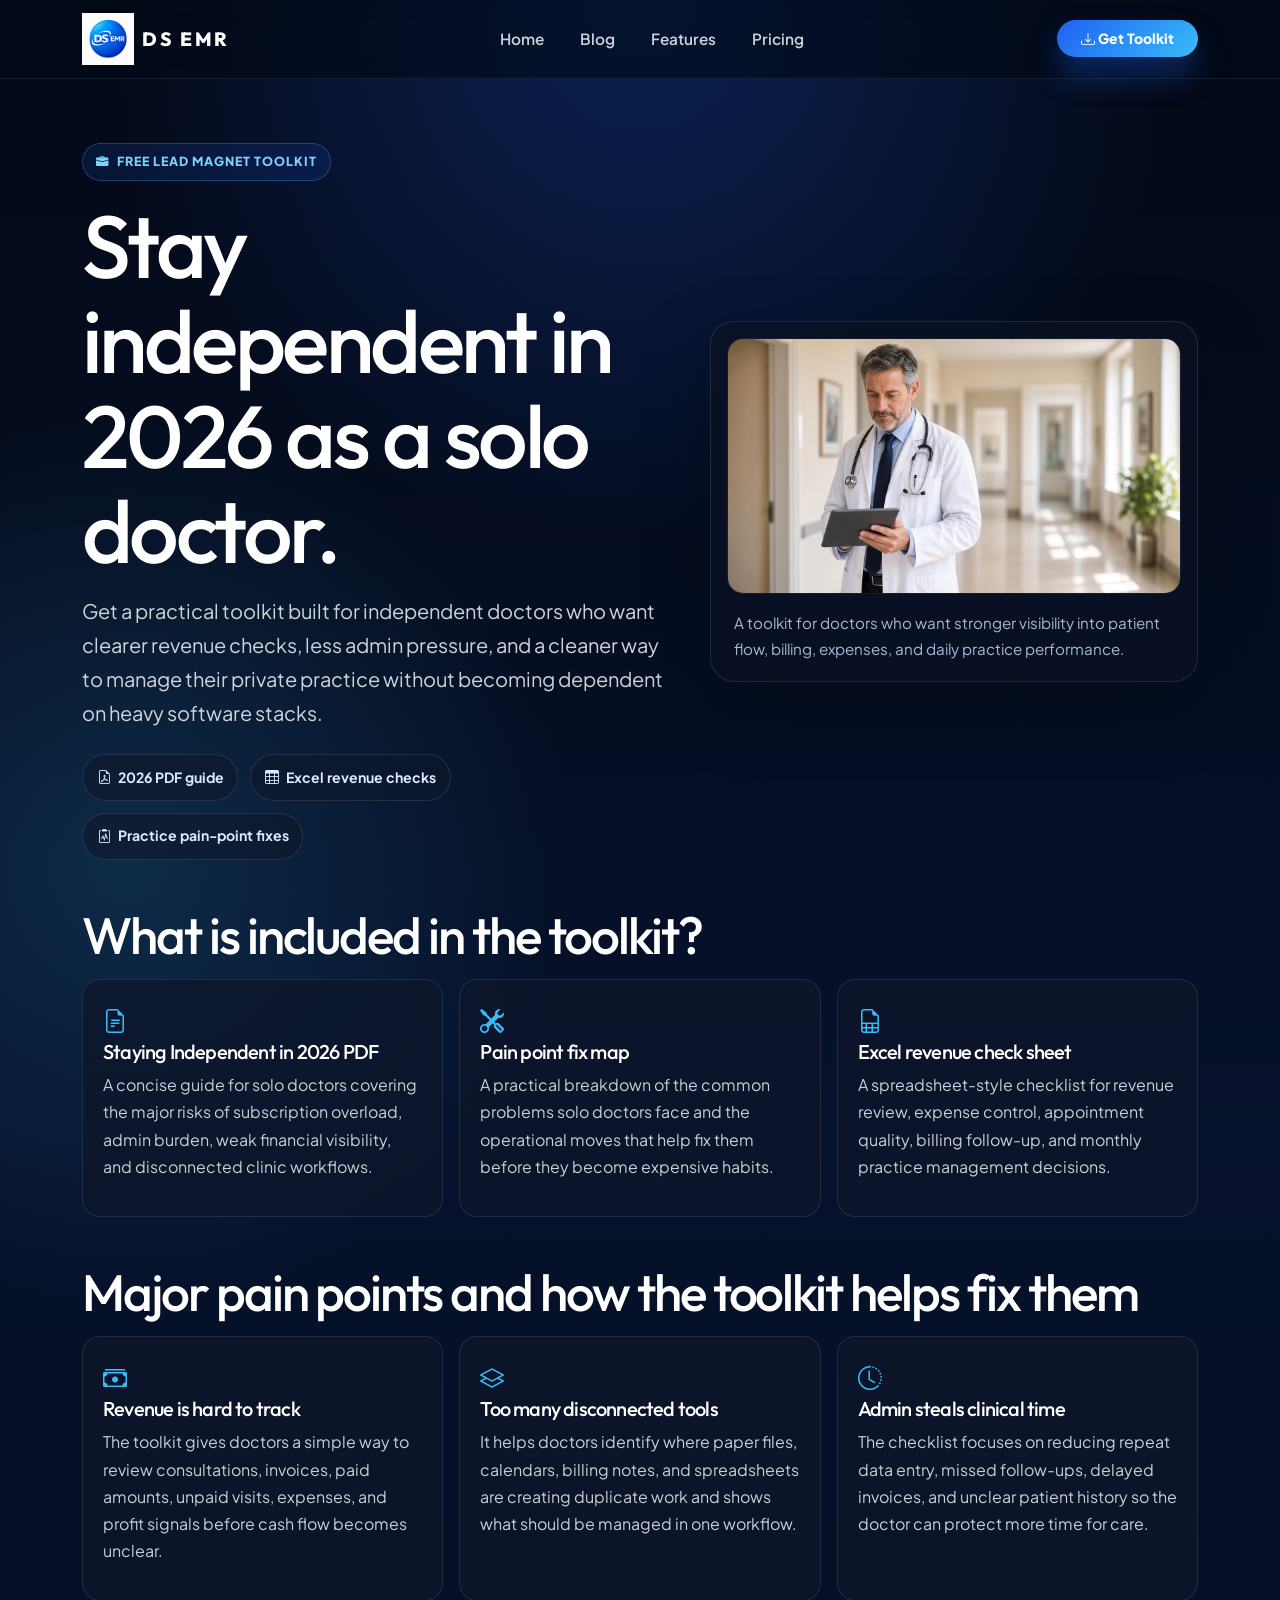
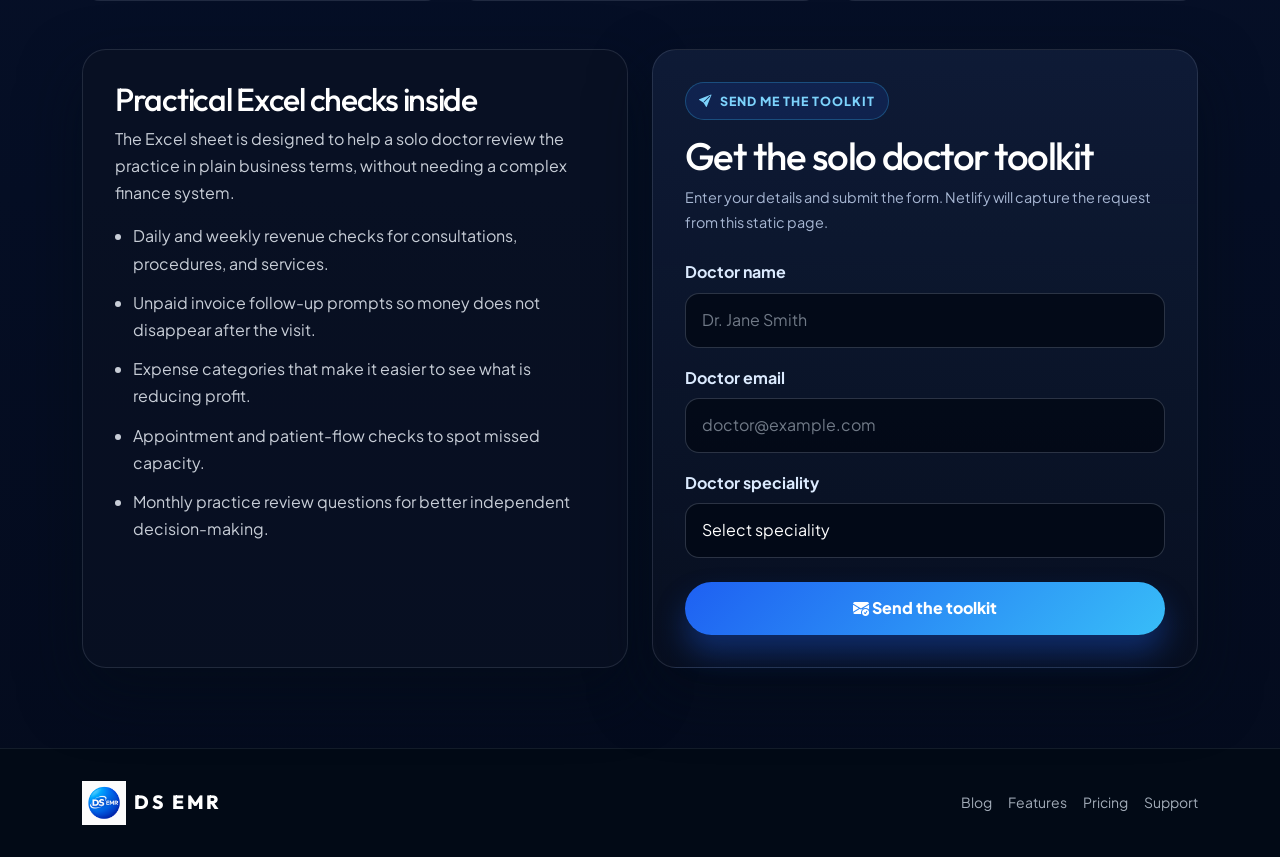
<file: blogs/lead-magnet-toolkit.html>
<!DOCTYPE html>
<html lang="en">

<head>
  <meta charset="UTF-8" />
  <meta name="viewport" content="width=device-width, initial-scale=1.0" />
  <title>Solo Doctor Independence Toolkit 2026 | DigiSpher EMR</title>
  <meta name="description" content="Download the Solo Doctor Independence Toolkit with a 2026 guide, pain-point fixes, and an Excel revenue check sheet for private practice management." />
  <link rel="canonical" href="https://ds-emr.digispher.online/blogs/lead-magnet-toolkit.html" />
  <meta name="robots" content="index, follow, max-image-preview:large" />
  <meta name="author" content="DigiSpher Health Systems" />
  <meta name="theme-color" content="#040916" />
  <meta property="og:type" content="website" />
  <meta property="og:site_name" content="DigiSpher EMR" />
  <meta property="og:locale" content="en_US" />
  <meta property="og:title" content="Solo Doctor Independence Toolkit 2026" />
  <meta property="og:description" content="Get a practical PDF and Excel toolkit to help solo doctors reduce admin pressure, check revenue, and manage an independent practice." />
  <meta property="og:url" content="https://ds-emr.digispher.online/blogs/lead-magnet-toolkit.html" />
  <meta property="og:image" content="https://ds-emr.digispher.online/assets/images/hero-exam-room.jpg" />
  <meta property="og:image:alt" content="Male physician in a clinic hallway" />
  <meta name="twitter:card" content="summary_large_image" />
  <meta name="twitter:title" content="Solo Doctor Independence Toolkit 2026" />
  <meta name="twitter:description" content="Download the free toolkit with a PDF guide and Excel revenue checks for solo doctors." />
  <meta name="twitter:image" content="https://ds-emr.digispher.online/assets/images/hero-exam-room.jpg" />
  <link rel="preconnect" href="https://fonts.googleapis.com">
  <link rel="preconnect" href="https://fonts.gstatic.com" crossorigin>
  <link href="https://fonts.googleapis.com/css2?family=Outfit:wght@400;500;600;700;800;900&family=Plus+Jakarta+Sans:wght@400;500;600;700;800&display=swap" rel="stylesheet">
  <link href="https://cdn.jsdelivr.net/npm/bootstrap@5.3.3/dist/css/bootstrap.min.css" rel="stylesheet" integrity="sha384-QWTKZyjpPEjISv5WaRU9OFeRpok6YctnYmDr5pNlyT2bRjXh0JMhjY6hW+ALEwIH" crossorigin="anonymous" />
  <link rel="stylesheet" href="https://cdn.jsdelivr.net/npm/bootstrap-icons@1.11.3/font/bootstrap-icons.min.css">
  <link rel="stylesheet" href="lead-magnet.min.css" />
</head>

<body class="theme-kpi">
  <header>
    <nav class="navbar navbar-expand-lg navbar-sphere">
      <div class="container-xl">
        <a class="navbar-brand d-flex align-items-center gap-2" href="../index.html" aria-label="DigiSpherEMR Home">
          <img src="../assets/images/logo_user.png" alt="DigiSpherEMR Logo" height="52" style="object-fit: contain;" />
          <span class="navbar-wordmark">DS EMR</span>
        </a>
        <button class="navbar-toggler border-0 text-white" type="button" data-bs-toggle="collapse" data-bs-target="#leadNav" aria-controls="leadNav" aria-expanded="false" aria-label="Toggle navigation">
          <i class="bi bi-list fs-2 text-info"></i>
        </button>
        <div class="collapse navbar-collapse" id="leadNav">
          <ul class="navbar-nav mx-auto mb-2 mb-lg-0 gap-lg-1">
            <li class="nav-item"><a class="nav-link nav-link-sphere" href="../index.html">Home</a></li>
            <li class="nav-item"><a class="nav-link nav-link-sphere" href="blogs-list.html">Blog</a></li>
            <li class="nav-item"><a class="nav-link nav-link-sphere" href="../index.html#featureModules">Features</a></li>
            <li class="nav-item"><a class="nav-link nav-link-sphere" href="../index.html#specialOffer">Pricing</a></li>
          </ul>
          <a href="#downloadToolkit" class="btn btn-sphere-primary btn-sm px-4 py-2"><i class="bi bi-download"></i> Get Toolkit</a>
        </div>
      </div>
    </nav>
  </header>

  <main class="lead-shell">
    <section class="container-xl">
      <div class="hero-grid">
        <div>
          <span class="eyebrow"><i class="bi bi-briefcase-fill"></i> Free lead magnet toolkit</span>
          <h1 class="hero-title">Stay independent in 2026 as a solo doctor.</h1>
          <p class="hero-copy">Get a practical toolkit built for independent doctors who want clearer revenue checks, less admin pressure, and a cleaner way to manage their private practice without becoming dependent on heavy software stacks.</p>
          <div class="proof-row">
            <span class="proof-pill"><i class="bi bi-file-earmark-pdf"></i> 2026 PDF guide</span>
            <span class="proof-pill"><i class="bi bi-table"></i> Excel revenue checks</span>
            <span class="proof-pill"><i class="bi bi-clipboard2-pulse"></i> Practice pain-point fixes</span>
          </div>
        </div>
        <div class="preview-panel">
          <img src="../assets/images/hero-exam-room.jpg" alt="Male physician in a clinic hallway" />
          <div class="preview-caption">A toolkit for doctors who want stronger visibility into patient flow, billing, expenses, and daily practice performance.</div>
        </div>
      </div>
    </section>

    <section class="container-xl section-spacing">
      <h2 class="section-title">What is included in the toolkit?</h2>
      <div class="toolkit-grid">
        <article class="tool-card">
          <i class="bi bi-file-earmark-text"></i>
          <h3>Staying Independent in 2026 PDF</h3>
          <p>A concise guide for solo doctors covering the major risks of subscription overload, admin burden, weak financial visibility, and disconnected clinic workflows.</p>
        </article>
        <article class="tool-card">
          <i class="bi bi-tools"></i>
          <h3>Pain point fix map</h3>
          <p>A practical breakdown of the common problems solo doctors face and the operational moves that help fix them before they become expensive habits.</p>
        </article>
        <article class="tool-card">
          <i class="bi bi-file-earmark-spreadsheet"></i>
          <h3>Excel revenue check sheet</h3>
          <p>A spreadsheet-style checklist for revenue review, expense control, appointment quality, billing follow-up, and monthly practice management decisions.</p>
        </article>
      </div>
    </section>

    <section class="container-xl section-spacing">
      <h2 class="section-title">Major pain points and how the toolkit helps fix them</h2>
      <div class="pain-grid">
        <article class="pain-card">
          <i class="bi bi-cash-stack"></i>
          <h3>Revenue is hard to track</h3>
          <p>The toolkit gives doctors a simple way to review consultations, invoices, paid amounts, unpaid visits, expenses, and profit signals before cash flow becomes unclear.</p>
        </article>
        <article class="pain-card">
          <i class="bi bi-layers"></i>
          <h3>Too many disconnected tools</h3>
          <p>It helps doctors identify where paper files, calendars, billing notes, and spreadsheets are creating duplicate work and shows what should be managed in one workflow.</p>
        </article>
        <article class="pain-card">
          <i class="bi bi-clock-history"></i>
          <h3>Admin steals clinical time</h3>
          <p>The checklist focuses on reducing repeat data entry, missed follow-ups, delayed invoices, and unclear patient history so the doctor can protect more time for care.</p>
        </article>
      </div>
    </section>

    <section class="container-xl section-spacing">
      <div class="row g-4 align-items-stretch">
        <div class="col-lg-6">
          <div class="content-panel h-100">
            <h2>Practical Excel checks inside</h2>
            <p>The Excel sheet is designed to help a solo doctor review the practice in plain business terms, without needing a complex finance system.</p>
            <ul class="check-list">
              <li>Daily and weekly revenue checks for consultations, procedures, and services.</li>
              <li>Unpaid invoice follow-up prompts so money does not disappear after the visit.</li>
              <li>Expense categories that make it easier to see what is reducing profit.</li>
              <li>Appointment and patient-flow checks to spot missed capacity.</li>
              <li>Monthly practice review questions for better independent decision-making.</li>
            </ul>
          </div>
        </div>

        <div class="col-lg-6" id="downloadToolkit">
          <form class="form-panel h-100" name="solo-doctor-toolkit" method="POST" data-netlify="true" netlify netlify-honeypot="bot-field">
            <input type="hidden" name="form-name" value="solo-doctor-toolkit" />
            <p class="hidden-field">
              <label>Do not fill this out: <input name="bot-field" /></label>
            </p>
            <span class="eyebrow mb-3"><i class="bi bi-send-fill"></i> Send me the toolkit</span>
            <h2>Get the solo doctor toolkit</h2>
            <p class="small-note mb-4">Enter your details and submit the form. Netlify will capture the request from this static page.</p>

            <div class="mb-3">
              <label class="form-label" for="doctorName">Doctor name</label>
              <input class="form-control" type="text" id="doctorName" name="doctor_name" placeholder="Dr. Jane Smith" autocomplete="name" required />
            </div>

            <div class="mb-3">
              <label class="form-label" for="doctorEmail">Doctor email</label>
              <input class="form-control" type="email" id="doctorEmail" name="doctor_email" placeholder="doctor@example.com" autocomplete="email" required />
            </div>

            <div class="mb-4">
              <label class="form-label" for="doctorSpeciality">Doctor speciality</label>
              <select class="form-select" id="doctorSpeciality" name="doctor_speciality" required>
                <option value="">Select speciality</option>
                <option value="General Practice">General Practice</option>
                <option value="Family Medicine">Family Medicine</option>
                <option value="Internal Medicine">Internal Medicine</option>
                <option value="Pediatrics">Pediatrics</option>
                <option value="Gynecology">Gynecology</option>
                <option value="Dermatology">Dermatology</option>
                <option value="Dental Practice">Dental Practice</option>
                <option value="Other">Other</option>
              </select>
            </div>

            <button class="btn btn-sphere-primary w-100" type="submit">
              <i class="bi bi-envelope-check-fill"></i> Send the toolkit
            </button>
          </form>
        </div>
      </div>
    </section>
  </main>

  <footer class="footer-sphere">
    <div class="container-xl d-flex flex-column flex-md-row justify-content-between align-items-center gap-3">
      <div class="d-flex align-items-center gap-2">
        <img src="../assets/images/logo_user.png" alt="DigiSpherEMR V2" height="44" style="object-fit: contain;" />
        <span class="navbar-wordmark">DS EMR</span>
      </div>
      <div class="d-flex flex-wrap gap-3 justify-content-center small">
        <a href="blogs-list.html" class="footer-link">Blog</a>
        <a href="../index.html#featureModules" class="footer-link">Features</a>
        <a href="../index.html#specialOffer" class="footer-link">Pricing</a>
        <a href="mailto:digispher25@gmail.com" class="footer-link">Support</a>
      </div>
    </div>
  </footer>

  <script src="https://cdn.jsdelivr.net/npm/bootstrap@5.3.3/dist/js/bootstrap.bundle.min.js" integrity="sha384-YvpcrYf0tY3lHB60NNkmXc5s9fDVZLESaAA55NDzOxhy9GkcIdslK1eN7N6jIeHz" crossorigin="anonymous"></script>
</body>

</html>
</file>
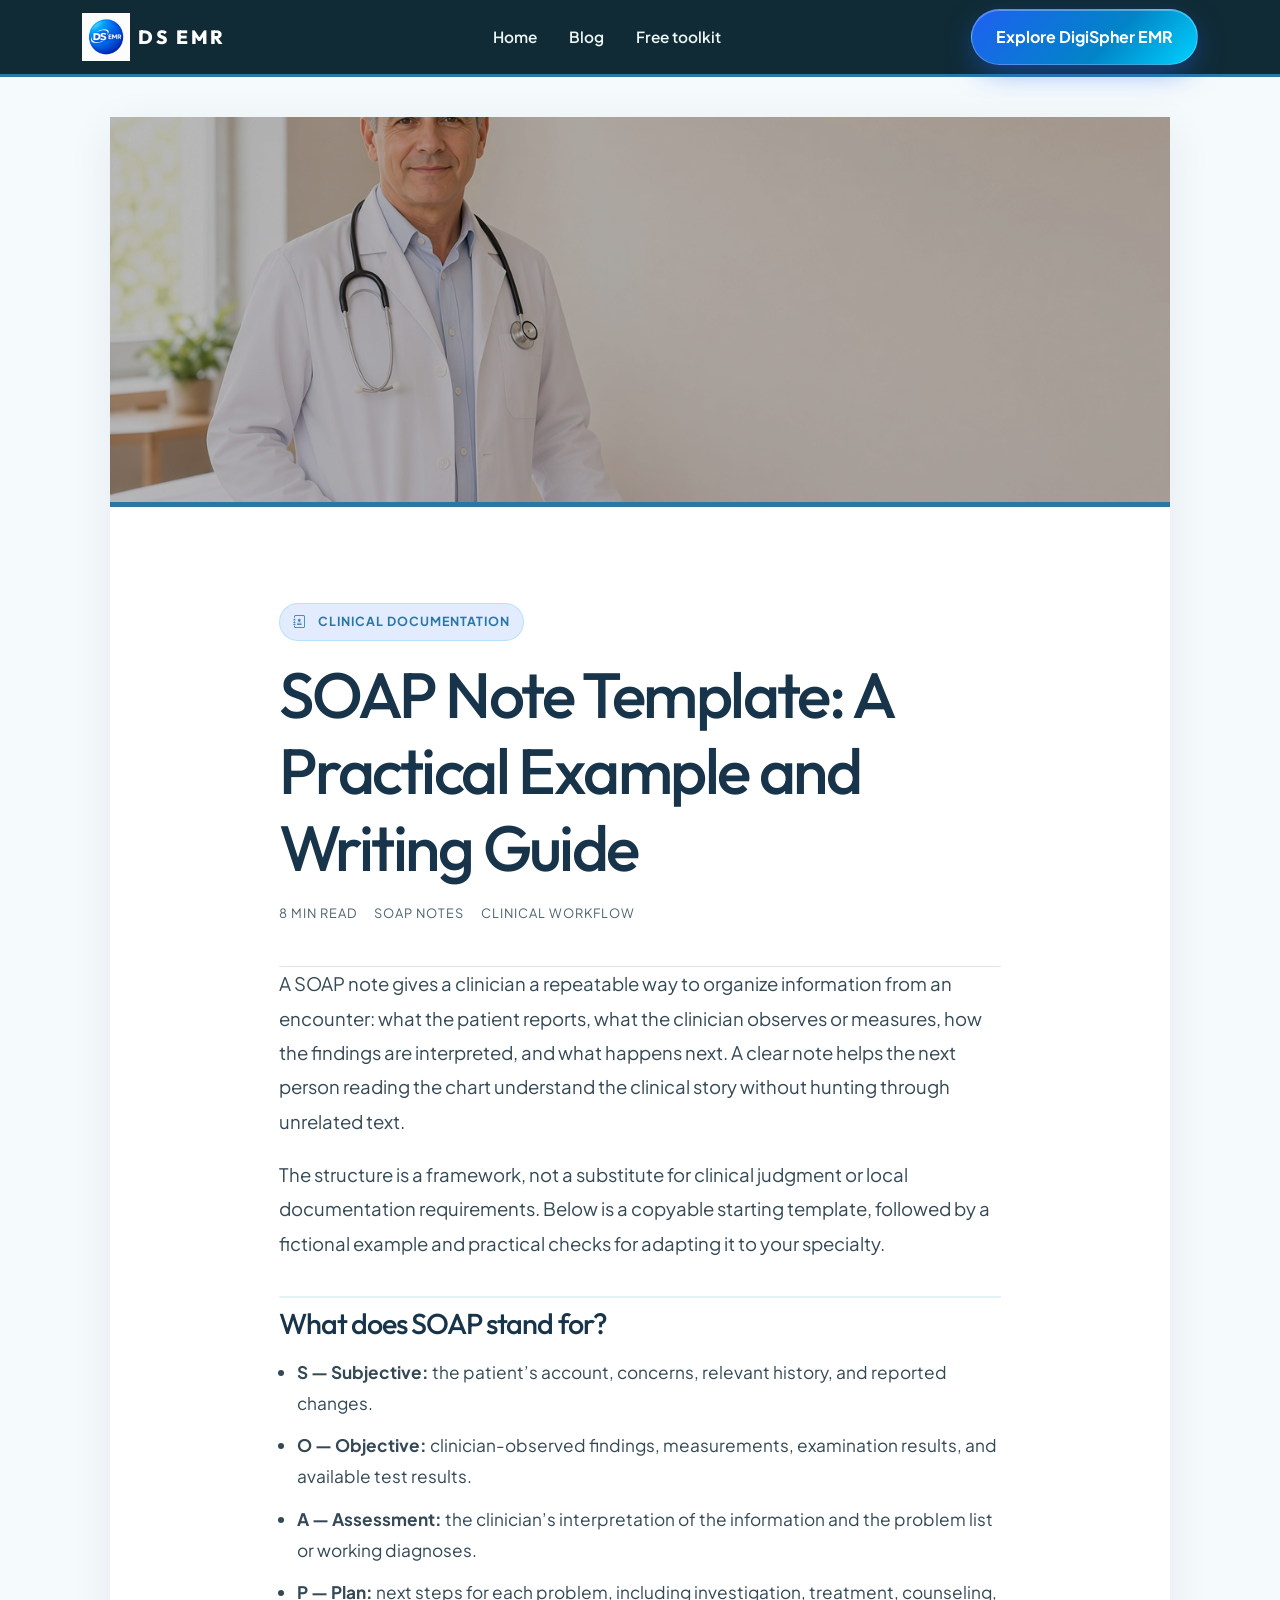
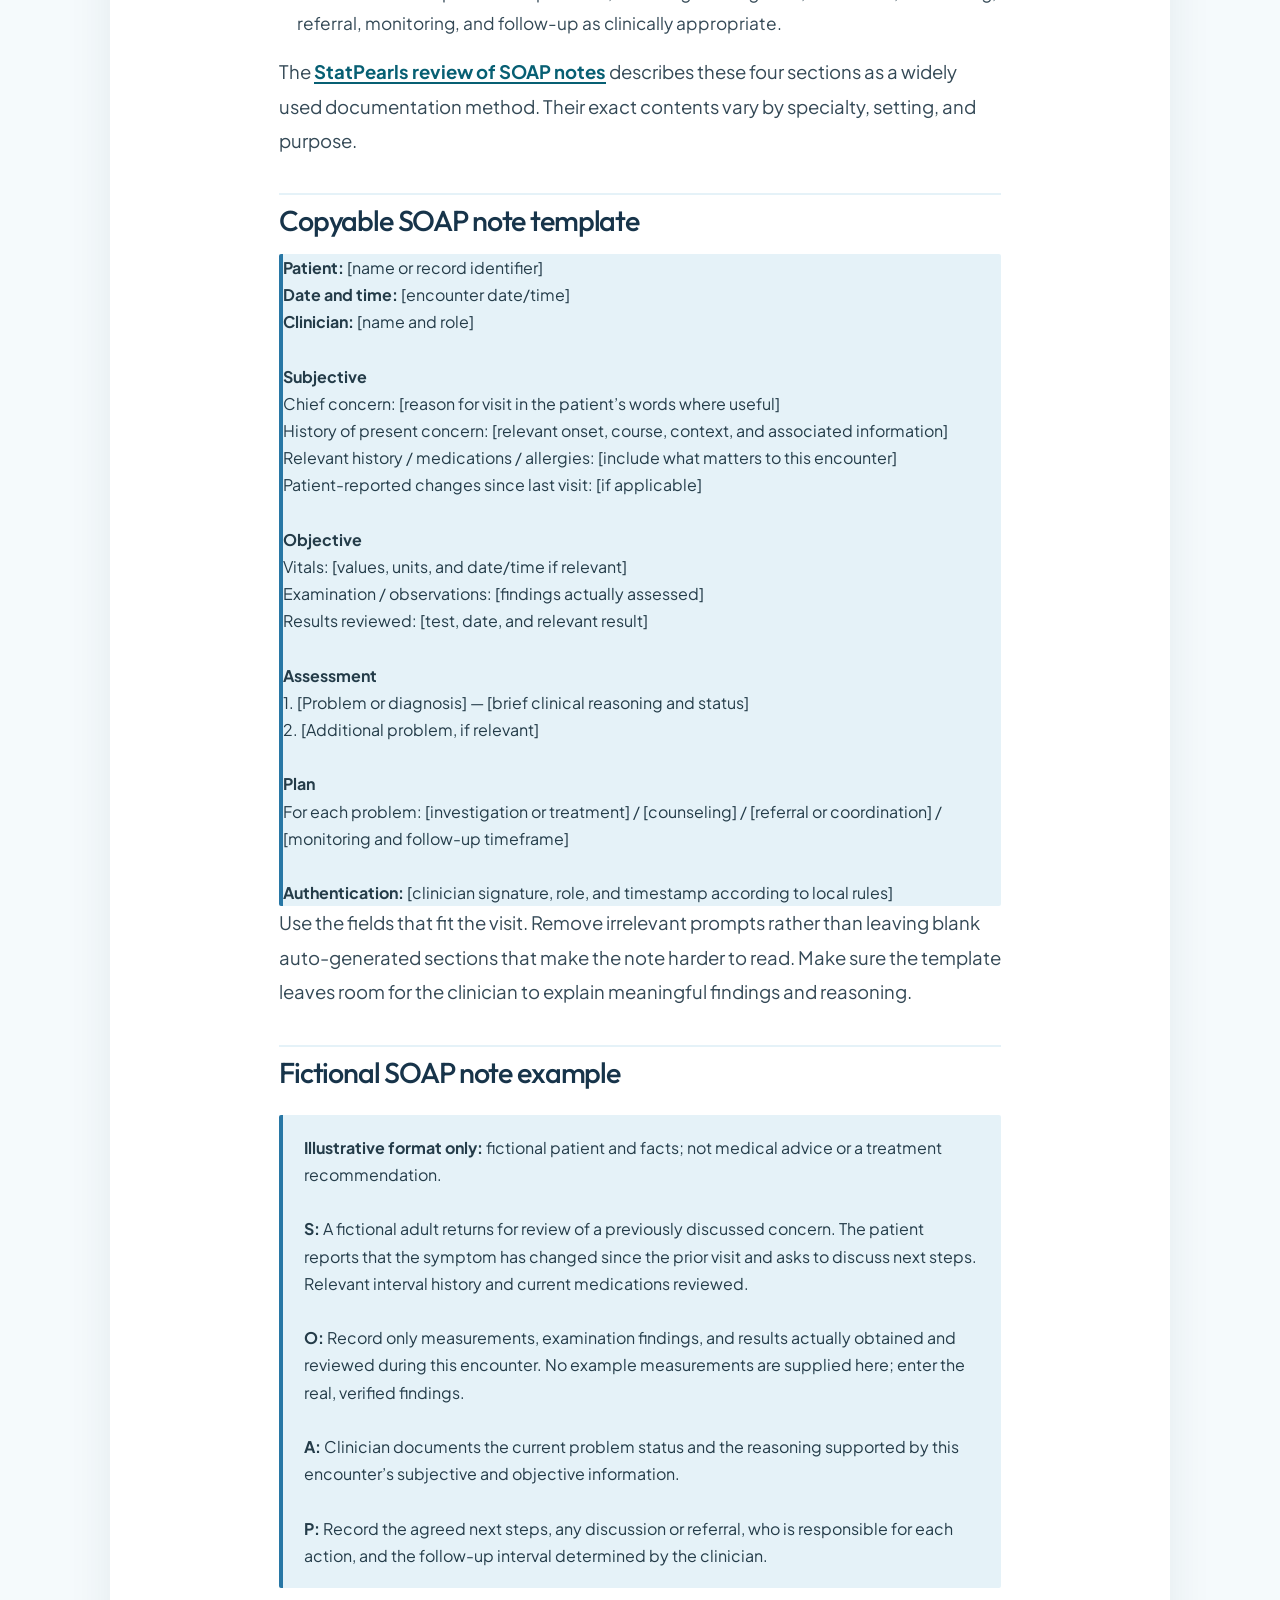
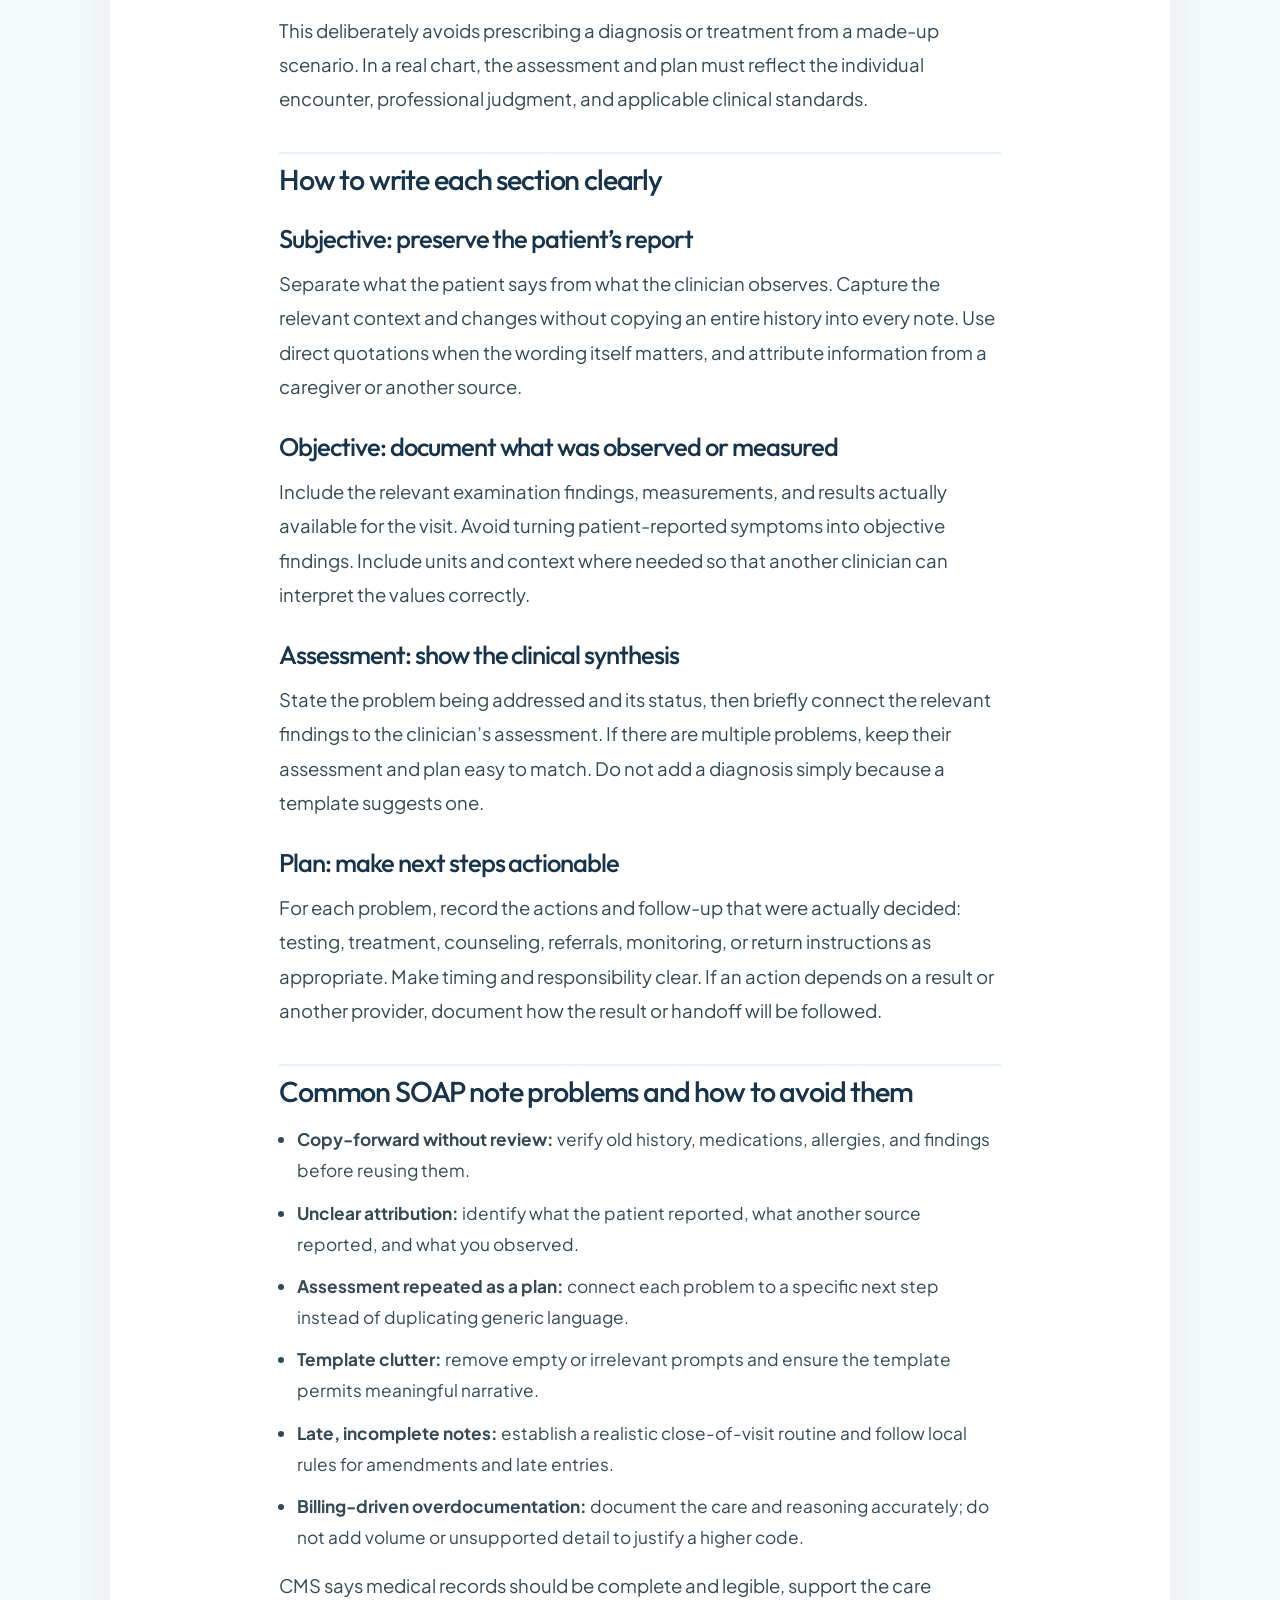
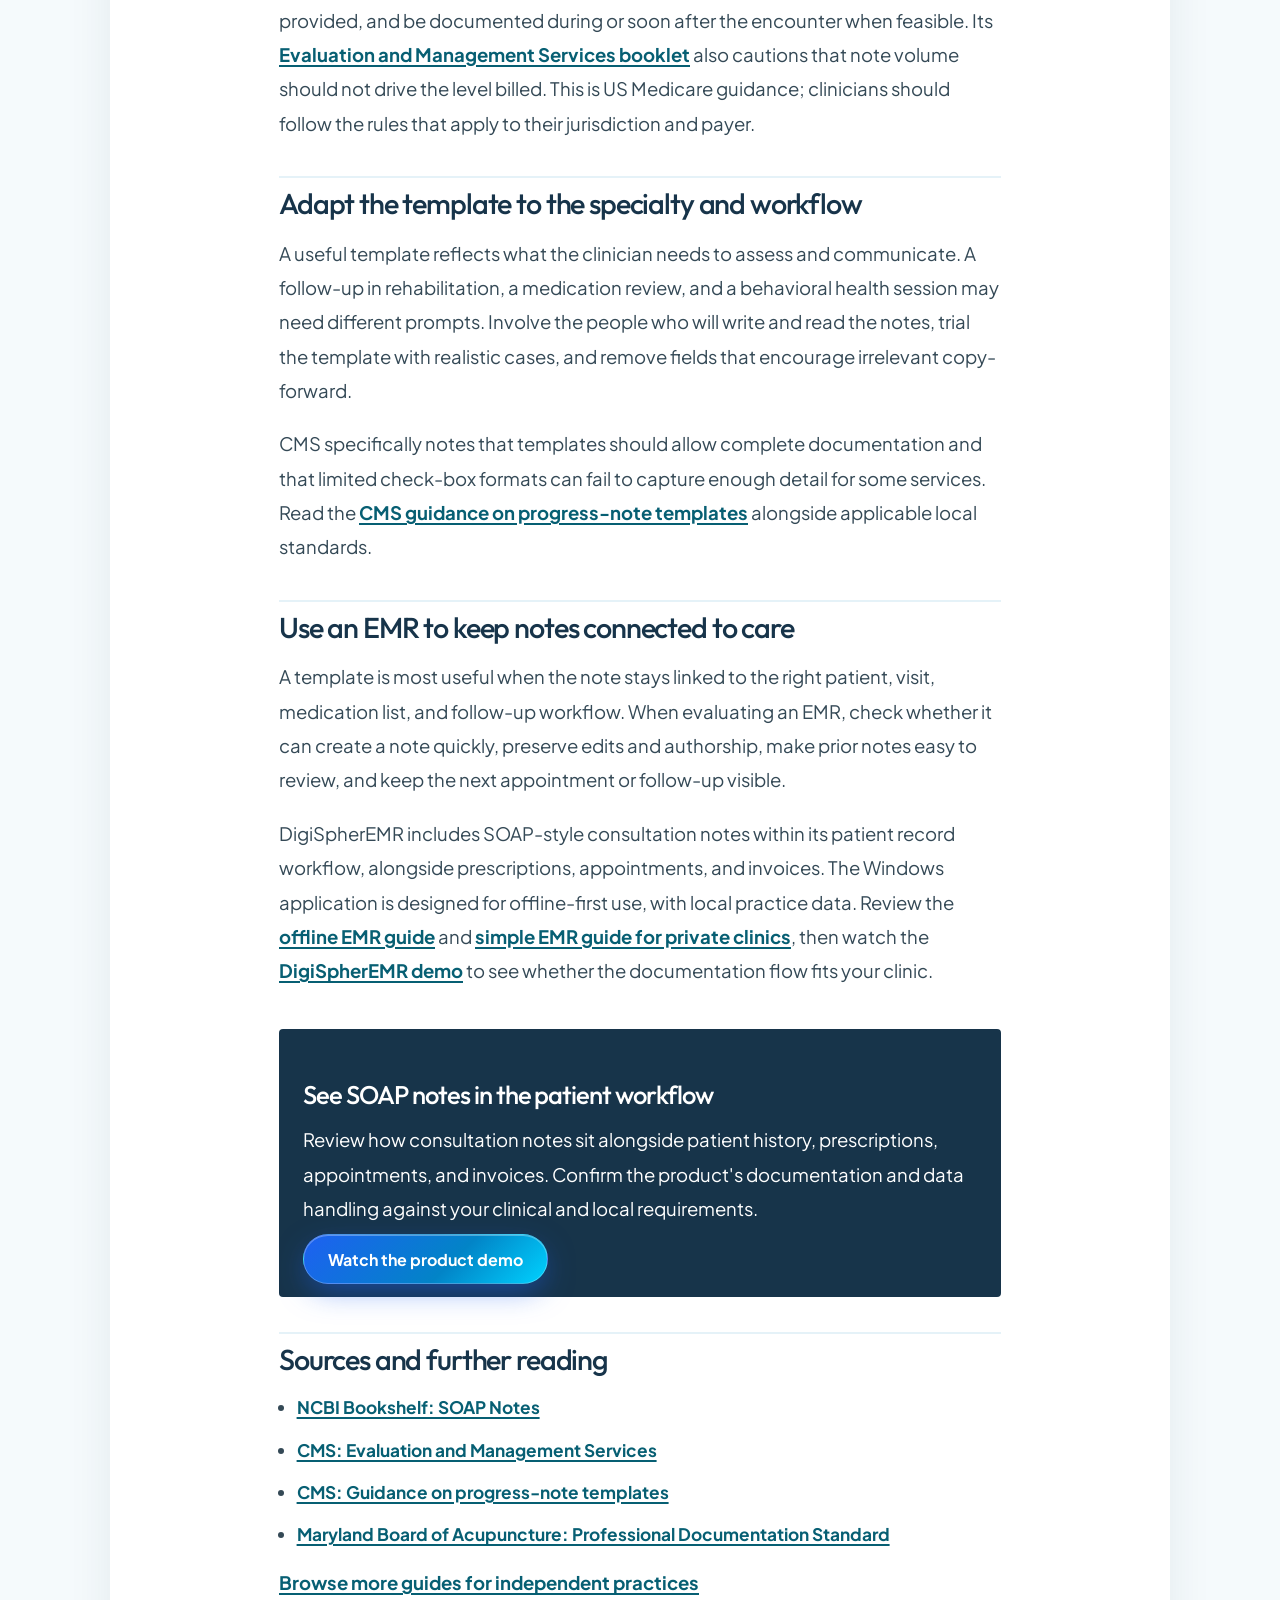
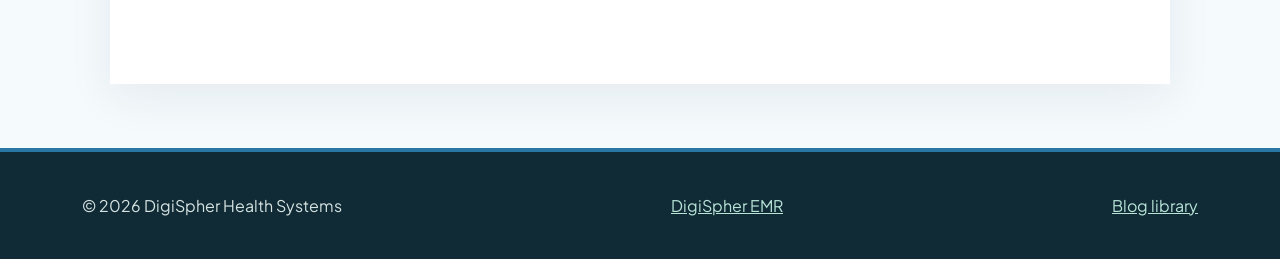
<file: blogs/soap-note-template-example.html>
<!DOCTYPE html>
<html lang="en">
<head>
  <meta charset="UTF-8" />
  <meta name="viewport" content="width=device-width, initial-scale=1.0" />
  <title>SOAP Note Template: Example and Writing Guide for Clinicians | DigiSpher</title>
  <meta name="description" content="Use this practical SOAP note template and fictional example to structure clinical documentation, separate patient report from findings, and write a clear follow-up plan." />
  <link rel="canonical" href="https://ds-emr.digispher.online/blogs/soap-note-template-example.html" />
  <meta name="robots" content="index, follow, max-image-preview:large" />
  <meta name="author" content="DigiSpher Health Systems" />
  <meta name="theme-color" content="#040916" />
  <meta property="og:type" content="article" />
  <meta property="og:site_name" content="DigiSpher EMR" />
  <meta property="og:locale" content="en_US" />
  <meta property="og:title" content="SOAP Note Template: Example and Writing Guide for Clinicians" />
  <meta property="og:description" content="A practical SOAP note template with a fictional example, section-by-section guidance, and documentation checks for clinicians." />
  <meta property="og:url" content="https://ds-emr.digispher.online/blogs/soap-note-template-example.html" />
  <meta property="og:image" content="https://ds-emr.digispher.online/assets/images/band-clinic.jpg" />
  <meta property="og:image:alt" content="Male physician in a clinic" />
  <meta property="article:published_time" content="2026-09-25" />
  <meta property="article:modified_time" content="2026-09-25" />
  <meta name="twitter:card" content="summary_large_image" />
  <meta name="twitter:title" content="SOAP Note Template: Example and Writing Guide" />
  <meta name="twitter:description" content="A usable SOAP note structure with a fictional example and practical documentation tips for clinicians." />
  <meta name="twitter:image" content="https://ds-emr.digispher.online/assets/images/band-clinic.jpg" />
  <link rel="preconnect" href="https://fonts.googleapis.com" />
  <link rel="preconnect" href="https://fonts.gstatic.com" crossorigin />
  <link href="https://fonts.googleapis.com/css2?family=Outfit:wght@400;500;600;700;800&family=Plus+Jakarta+Sans:wght@400;500;600;700;800&display=swap" rel="stylesheet" />
  <link href="https://cdn.jsdelivr.net/npm/bootstrap@5.3.3/dist/css/bootstrap.min.css" rel="stylesheet" integrity="sha384-QWTKZyjpPEjISv5WaRU9OFeRpok6YctnYmDr5pNlyT2bRjXh0JMhjY6hW+ALEwIH" crossorigin="anonymous" />
  <link rel="stylesheet" href="https://cdn.jsdelivr.net/npm/bootstrap-icons@1.11.3/font/bootstrap-icons.min.css" />
  <script type="application/ld+json">
  {"@context":"https://schema.org","@type":"BlogPosting","headline":"SOAP Note Template: Example and Writing Guide for Clinicians","description":"A practical SOAP note template with a fictional example and clinical documentation guidance.","datePublished":"2026-09-25","dateModified":"2026-09-25","author":{"@type":"Organization","name":"DigiSpher Health Systems"},"publisher":{"@type":"Organization","name":"DigiSpher EMR"},"mainEntityOfPage":"https://ds-emr.digispher.online/blogs/soap-note-template-example.html","image":"https://ds-emr.digispher.online/assets/images/band-clinic.jpg"}
  </script>
  <link rel="stylesheet" href="blog-post-themes.min.css" />
</head>
<body class="theme-soap">
  <header><nav class="navbar navbar-expand-lg navbar-sphere"><div class="container-xl">
    <a class="navbar-brand d-flex align-items-center gap-2" href="../index.html" aria-label="DigiSpher EMR home"><img src="../assets/images/logo_user.png" alt="DigiSpher EMR" height="48" /><span class="navbar-wordmark">DS EMR</span></a>
    <button class="navbar-toggler border-0 text-white" type="button" data-bs-toggle="collapse" data-bs-target="#articleNav" aria-controls="articleNav" aria-expanded="false" aria-label="Toggle navigation"><i class="bi bi-list fs-2 text-info"></i></button>
    <div class="collapse navbar-collapse" id="articleNav"><ul class="navbar-nav mx-auto"><li class="nav-item"><a class="nav-link nav-link-sphere" href="../index.html">Home</a></li><li class="nav-item"><a class="nav-link nav-link-sphere" href="blogs-list.html">Blog</a></li><li class="nav-item"><a class="nav-link nav-link-sphere" href="lead-magnet-toolkit.html">Free toolkit</a></li></ul><a href="../index.html#featureModules" class="btn-sphere-primary">Explore DigiSpher EMR</a></div>
  </div></nav></header>
  <main class="article-shell"><article class="article-wrap">
    <div class="article-hero"><img src="../assets/images/band-clinic.jpg" alt="Male physician in a clinic" /></div>
    <div class="article-body"><header class="article-header"><span class="eyebrow"><i class="bi bi-journal-medical me-1"></i> Clinical documentation</span><h1>SOAP Note Template: A Practical Example and Writing Guide</h1><div class="article-meta"><span>8 min read</span><span>SOAP notes</span><span>Clinical workflow</span></div></header>
      <div class="article-content">
        <p>A SOAP note gives a clinician a repeatable way to organize information from an encounter: what the patient reports, what the clinician observes or measures, how the findings are interpreted, and what happens next. A clear note helps the next person reading the chart understand the clinical story without hunting through unrelated text.</p>
        <p>The structure is a framework, not a substitute for clinical judgment or local documentation requirements. Below is a copyable starting template, followed by a fictional example and practical checks for adapting it to your specialty.</p>

        <h2>What does SOAP stand for?</h2>
        <ul>
          <li><strong>S — Subjective:</strong> the patient’s account, concerns, relevant history, and reported changes.</li>
          <li><strong>O — Objective:</strong> clinician-observed findings, measurements, examination results, and available test results.</li>
          <li><strong>A — Assessment:</strong> the clinician’s interpretation of the information and the problem list or working diagnoses.</li>
          <li><strong>P — Plan:</strong> next steps for each problem, including investigation, treatment, counseling, referral, monitoring, and follow-up as clinically appropriate.</li>
        </ul>
        <p>The <a href="https://www.ncbi.nlm.nih.gov/books/NBK482263/" target="_blank" rel="noopener noreferrer">StatPearls review of SOAP notes</a> describes these four sections as a widely used documentation method. Their exact contents vary by specialty, setting, and purpose.</p>

        <h2>Copyable SOAP note template</h2>
        <div class="template-box"><strong>Patient:</strong> [name or record identifier]<br /><strong>Date and time:</strong> [encounter date/time]<br /><strong>Clinician:</strong> [name and role]<br /><br /><strong>Subjective</strong><br />Chief concern: [reason for visit in the patient’s words where useful]<br />History of present concern: [relevant onset, course, context, and associated information]<br />Relevant history / medications / allergies: [include what matters to this encounter]<br />Patient-reported changes since last visit: [if applicable]<br /><br /><strong>Objective</strong><br />Vitals: [values, units, and date/time if relevant]<br />Examination / observations: [findings actually assessed]<br />Results reviewed: [test, date, and relevant result]<br /><br /><strong>Assessment</strong><br />1. [Problem or diagnosis] — [brief clinical reasoning and status]<br />2. [Additional problem, if relevant]<br /><br /><strong>Plan</strong><br />For each problem: [investigation or treatment] / [counseling] / [referral or coordination] / [monitoring and follow-up timeframe]<br /><br /><strong>Authentication:</strong> [clinician signature, role, and timestamp according to local rules]</div>
        <p>Use the fields that fit the visit. Remove irrelevant prompts rather than leaving blank auto-generated sections that make the note harder to read. Make sure the template leaves room for the clinician to explain meaningful findings and reasoning.</p>

        <h2>Fictional SOAP note example</h2>
        <div class="info-panel"><strong>Illustrative format only:</strong> fictional patient and facts; not medical advice or a treatment recommendation.<br /><br /><strong>S:</strong> A fictional adult returns for review of a previously discussed concern. The patient reports that the symptom has changed since the prior visit and asks to discuss next steps. Relevant interval history and current medications reviewed.<br /><br /><strong>O:</strong> Record only measurements, examination findings, and results actually obtained and reviewed during this encounter. No example measurements are supplied here; enter the real, verified findings.<br /><br /><strong>A:</strong> Clinician documents the current problem status and the reasoning supported by this encounter’s subjective and objective information.<br /><br /><strong>P:</strong> Record the agreed next steps, any discussion or referral, who is responsible for each action, and the follow-up interval determined by the clinician.</div>
        <p>This deliberately avoids prescribing a diagnosis or treatment from a made-up scenario. In a real chart, the assessment and plan must reflect the individual encounter, professional judgment, and applicable clinical standards.</p>

        <h2>How to write each section clearly</h2>
        <h3>Subjective: preserve the patient’s report</h3>
        <p>Separate what the patient says from what the clinician observes. Capture the relevant context and changes without copying an entire history into every note. Use direct quotations when the wording itself matters, and attribute information from a caregiver or another source.</p>
        <h3>Objective: document what was observed or measured</h3>
        <p>Include the relevant examination findings, measurements, and results actually available for the visit. Avoid turning patient-reported symptoms into objective findings. Include units and context where needed so that another clinician can interpret the values correctly.</p>
        <h3>Assessment: show the clinical synthesis</h3>
        <p>State the problem being addressed and its status, then briefly connect the relevant findings to the clinician’s assessment. If there are multiple problems, keep their assessment and plan easy to match. Do not add a diagnosis simply because a template suggests one.</p>
        <h3>Plan: make next steps actionable</h3>
        <p>For each problem, record the actions and follow-up that were actually decided: testing, treatment, counseling, referrals, monitoring, or return instructions as appropriate. Make timing and responsibility clear. If an action depends on a result or another provider, document how the result or handoff will be followed.</p>

        <h2>Common SOAP note problems and how to avoid them</h2>
        <ul>
          <li><strong>Copy-forward without review:</strong> verify old history, medications, allergies, and findings before reusing them.</li>
          <li><strong>Unclear attribution:</strong> identify what the patient reported, what another source reported, and what you observed.</li>
          <li><strong>Assessment repeated as a plan:</strong> connect each problem to a specific next step instead of duplicating generic language.</li>
          <li><strong>Template clutter:</strong> remove empty or irrelevant prompts and ensure the template permits meaningful narrative.</li>
          <li><strong>Late, incomplete notes:</strong> establish a realistic close-of-visit routine and follow local rules for amendments and late entries.</li>
          <li><strong>Billing-driven overdocumentation:</strong> document the care and reasoning accurately; do not add volume or unsupported detail to justify a higher code.</li>
        </ul>
        <p>CMS says medical records should be complete and legible, support the care provided, and be documented during or soon after the encounter when feasible. Its <a href="https://www.cms.gov/outreach-and-education/medicare-learning-network-mln/mlnproducts/downloads/eval-mgmt-serv-guide-icn006764.pdf" target="_blank" rel="noopener noreferrer">Evaluation and Management Services booklet</a> also cautions that note volume should not drive the level billed. This is US Medicare guidance; clinicians should follow the rules that apply to their jurisdiction and payer.</p>

        <h2>Adapt the template to the specialty and workflow</h2>
        <p>A useful template reflects what the clinician needs to assess and communicate. A follow-up in rehabilitation, a medication review, and a behavioral health session may need different prompts. Involve the people who will write and read the notes, trial the template with realistic cases, and remove fields that encourage irrelevant copy-forward.</p>
        <p>CMS specifically notes that templates should allow complete documentation and that limited check-box formats can fail to capture enough detail for some services. Read the <a href="https://www.cms.gov/sites/default/files/2024-10/r12897pi.pdf" target="_blank" rel="noopener noreferrer">CMS guidance on progress-note templates</a> alongside applicable local standards.</p>

        <h2>Use an EMR to keep notes connected to care</h2>
        <p>A template is most useful when the note stays linked to the right patient, visit, medication list, and follow-up workflow. When evaluating an EMR, check whether it can create a note quickly, preserve edits and authorship, make prior notes easy to review, and keep the next appointment or follow-up visible.</p>
        <p>DigiSpherEMR includes SOAP-style consultation notes within its patient record workflow, alongside prescriptions, appointments, and invoices. The Windows application is designed for offline-first use, with local practice data. Review the <a href="best-offline-emr-for-solo-doctors.html">offline EMR guide</a> and <a href="simple-emr-software-for-private-clinics.html">simple EMR guide for private clinics</a>, then watch the <a href="../index.html#videoShowcase">DigiSpherEMR demo</a> to see whether the documentation flow fits your clinic.</p>
        <div class="cta-box"><h3>See SOAP notes in the patient workflow</h3><p>Review how consultation notes sit alongside patient history, prescriptions, appointments, and invoices. Confirm the product's documentation and data handling against your clinical and local requirements.</p><a href="../index.html#videoShowcase" class="btn-sphere-primary">Watch the product demo</a></div>
        <h2>Sources and further reading</h2>
        <ul><li><a href="https://www.ncbi.nlm.nih.gov/books/NBK482263/" target="_blank" rel="noopener noreferrer">NCBI Bookshelf: SOAP Notes</a></li><li><a href="https://www.cms.gov/outreach-and-education/medicare-learning-network-mln/mlnproducts/downloads/eval-mgmt-serv-guide-icn006764.pdf" target="_blank" rel="noopener noreferrer">CMS: Evaluation and Management Services</a></li><li><a href="https://www.cms.gov/sites/default/files/2024-10/r12897pi.pdf" target="_blank" rel="noopener noreferrer">CMS: Guidance on progress-note templates</a></li><li><a href="https://health.maryland.gov/bacc/Pages/Professional-Documentation-%28SOAP-Notes%29.aspx" target="_blank" rel="noopener noreferrer">Maryland Board of Acupuncture: Professional Documentation Standard</a></li></ul>
        <p><a href="blogs-list.html">Browse more guides for independent practices</a></p>
      </div>
    </div>
  </article></main>
  <footer><div class="container-xl d-flex flex-wrap justify-content-between gap-2"><span>&copy; 2026 DigiSpher Health Systems</span><a href="../index.html">DigiSpher EMR</a><a href="blogs-list.html">Blog library</a></div></footer>
  <script src="https://cdn.jsdelivr.net/npm/bootstrap@5.3.3/dist/js/bootstrap.bundle.min.js" integrity="sha384-YvpcrY0t7lHB60NNkmXc5s9fDVZLESaAA55NDzOxhy9GkcIdslK1eN7N6jIeHz" crossorigin="anonymous"></script>
</body>
</html>
</file>
<file: blogs/blog-post-themes.min.css>
:root{--bg-deep:#040916;--bg-mid:#06112b;--line:rgba(148,163,184,.18);--text:#e2e8f0;--muted:#a7b7d3;--white:#fff;--shadow:0 25px 60px rgba(4,12,24,.55)}*{box-sizing:border-box}html{scroll-behavior:smooth}body{margin:0;font-family:Plus Jakarta Sans,sans-serif;background:linear-gradient(180deg,#040916,#06112b 40%,#040b1d);color:var(--text);line-height:1.7}h1,h2,h3,h4,h5,h6{font-family:Outfit,sans-serif;letter-spacing:-.04em;color:var(--white);margin-bottom:1rem}.sphere-canvas-bg{position:fixed;inset:0;pointer-events:none;z-index:0;overflow:hidden;background:radial-gradient(circle at 50% 10%,rgba(14,43,105,.85) 0%,transparent 55%),radial-gradient(circle at 10% 35%,rgba(0,114,255,.2) 0%,transparent 45%),radial-gradient(circle at 90% 60%,rgba(0,210,255,.16) 0%,transparent 45%),radial-gradient(circle at 45% 90%,rgba(20,56,138,.5) 0%,transparent 60%),linear-gradient(180deg,#040916,#06122d 40%,#040b1e)}.sphere-orb{position:absolute;border-radius:50%;filter:blur(60px);opacity:.65}.sphere-orb-1{width:550px;height:550px;background:radial-gradient(circle,rgba(0,210,255,.35) 0%,rgba(30,96,242,.15) 50%,transparent 70%);top:-120px;right:-100px}.sphere-orb-2{width:650px;height:650px;background:radial-gradient(circle,rgba(30,96,242,.4) 0%,rgba(6,182,212,.12) 55%,transparent 70%);top:35%;left:-200px}.sphere-orb-3{width:500px;height:500px;background:radial-gradient(circle,rgba(79,70,229,.35) 0%,rgba(0,210,255,.15) 60%,transparent 75%);bottom:10%;right:-120px}.sphere-grid-overlay{position:fixed;inset:0;background-image:linear-gradient(rgba(255,255,255,.02) 1px,transparent 1px),linear-gradient(90deg,rgba(255,255,255,.02) 1px,transparent 1px);background-size:60px 60px;opacity:.5}.navbar-sphere{background:#030a1680;backdrop-filter:blur(14px);border-bottom:1px solid rgba(148,163,184,.12);position:sticky;top:0;z-index:10}.navbar-wordmark{font-family:Outfit,sans-serif;font-size:1.2rem;font-weight:800;letter-spacing:.14em;text-transform:uppercase;color:var(--white)}.nav-link-sphere{color:#e2e8f0e6;font-size:.96rem;font-weight:600;padding:.7rem 1rem!important}.nav-link-sphere:hover{color:#7dd3fc}.btn-sphere-primary{background:linear-gradient(135deg,#1e60f2,#38bdf8);color:#fff;border:none;border-radius:999px;font-weight:700;padding:.85rem 1.5rem;box-shadow:0 18px 30px #1e60f259}.article-shell{position:relative;z-index:1;padding:3rem 0 5rem}.article-wrap{background:#091123b8;border:1px solid var(--line);border-radius:28px;box-shadow:var(--shadow);overflow:hidden}.article-hero{position:relative;height:340px;border-bottom:1px solid var(--line);overflow:hidden;background:#020814}.article-hero img{display:block;width:100%;height:100%;object-fit:contain;filter:brightness(.72) saturate(1.1)}.article-body{padding:2rem clamp(1.2rem,3vw,3rem)}.eyebrow{display:inline-flex;align-items:center;gap:.5rem;padding:.45rem .8rem;border-radius:999px;background:#1e60f21f;border:1px solid rgba(56,189,248,.26);color:#7dd3fc;font-size:.78rem;text-transform:uppercase;letter-spacing:.08em;font-weight:700}.article-header{padding:2rem 0 1rem}.article-header h1{font-size:clamp(2.4rem,5vw,4.2rem);margin-top:1rem}.article-meta{display:flex;flex-wrap:wrap;gap:1rem;color:var(--muted);font-size:.8rem;text-transform:uppercase;letter-spacing:.08em;padding-bottom:1rem}.article-content p,.article-content li{color:#e2e8f0e6;font-size:1.05rem}.article-content p{margin-bottom:1.2rem}.article-content h2{font-size:clamp(1.8rem,2vw,2.5rem);margin:2.2rem 0 1rem}.article-content h3{font-size:clamp(1.3rem,2vw,1.8rem);margin:1.7rem 0 .8rem}.article-content ul{padding-left:1.1rem}.article-content li{margin-bottom:.7rem}.info-panel{background:#0f172abf;border:1px solid var(--line);border-radius:20px;padding:1.2rem 1.3rem;margin:1.6rem 0}.highlight{color:#7dd3fc;font-weight:700}.cta-box{margin-top:2.5rem;padding:1.5rem;background:linear-gradient(135deg,#0f172acc,#1e60f21f);border:1px solid rgba(56,189,248,.25);border-radius:20px}@media(max-width:767.98px){.article-hero{height:240px}.article-body{padding:1.3rem}}.footer-sphere{position:relative;z-index:1;background:#030a16e6;border-top:1px solid rgba(148,163,184,.12);padding-top:3rem;padding-bottom:1.5rem;margin-top:4rem}.footer-link{color:#cbd5e1cc;text-decoration:none}.footer-link:hover,.footer-link:focus{color:#7dd3fc}.hover-white:hover,.hover-white:focus{color:#fff!important}.compare-grid{display:grid;grid-template-columns:repeat(auto-fit,minmax(220px,1fr));gap:1rem;margin:1.5rem 0 2rem}.compare-card{background:#0f172ab8;border:1px solid rgba(148,163,184,.18);border-radius:18px;padding:1.2rem 1rem}.compare-card h3{font-size:1.2rem;margin-bottom:.5rem}.compare-card a{color:#7dd3fc;text-decoration:none;font-weight:700}.compare-card a:hover{text-decoration:underline}.compare-card p{margin:0;color:var(--muted)}.template-box,.source-list li{overflow-wrap:anywhere}body.theme-kpi{--theme-ink:#102b27;--theme-accent:#16856f;--theme-soft:#e4f4ec;--theme-paper:#f6fbf7}body.theme-soap{--theme-ink:#17344a;--theme-accent:#2877a5;--theme-soft:#e5f2f8;--theme-paper:#f5fafc}body.theme-appointment{--theme-ink:#142e50;--theme-accent:#2473c7;--theme-soft:#e6f0fc;--theme-paper:#f5f8fd}body.theme-dock{--theme-ink:#304423;--theme-accent:#64843b;--theme-soft:#edf3df;--theme-paper:#f9fbf3}body:has(.article-wrap){background:var(--theme-paper,#f5f8fb)!important;color:#263745!important;font-family:Plus Jakarta Sans,Inter,ui-sans-serif,system-ui,-apple-system,Segoe UI,sans-serif!important}body:has(.article-wrap) h1,body:has(.article-wrap) h2,body:has(.article-wrap) h3{color:var(--theme-ink,#17344a)!important}body:has(.article-wrap) .article-wrap{max-width:1060px;margin:0 auto;background:#fff!important;border:0!important;border-radius:0!important;box-shadow:0 12px 42px #17344a14!important}body:has(.article-wrap) .article-shell{padding:2.5rem 1rem 4rem!important}body:has(.article-wrap) .article-hero{height:clamp(230px,34vw,390px);background:var(--theme-ink,#17344a)!important;border-bottom:5px solid var(--theme-accent,#2877a5)!important}body:has(.article-wrap) .article-hero img{object-fit:cover!important}body:has(.article-wrap) .article-body{max-width:850px;margin:0 auto;padding:clamp(1.5rem,5vw,4.5rem)!important}body:has(.article-wrap) .article-header{border-bottom:1px solid #dce5e9;padding-bottom:1.6rem}body:has(.article-wrap) .article-header h1{color:var(--theme-ink,#17344a)!important}body:has(.article-wrap) .eyebrow,body:has(.article-wrap) .highlight{color:var(--theme-accent,#2877a5)!important}body:has(.article-wrap) .article-content p{color:#344956!important;font-family:Plus Jakarta Sans,Inter,ui-sans-serif,system-ui,-apple-system,Segoe UI,sans-serif!important;font-size:1.16rem!important;line-height:1.85!important}body:has(.article-wrap) .article-content li{color:#344956!important;font-family:Plus Jakarta Sans,Inter,ui-sans-serif,system-ui,-apple-system,Segoe UI,sans-serif!important;font-size:1.08rem!important;line-height:1.8!important}body:has(.article-wrap) .article-content a{color:#075f73!important;font-weight:700;text-decoration:underline!important;text-decoration-thickness:1.5px!important;text-underline-offset:3px;overflow-wrap:anywhere}body:has(.article-wrap) .article-content a:hover,body:has(.article-wrap) .article-content a:focus-visible{color:#073e4a!important;text-decoration-thickness:2.5px!important}body:has(.article-wrap) .source-list{padding-left:1.25rem}body:has(.article-wrap) .source-list li{margin:.75rem 0}body:has(.article-wrap) .article-content h2{padding-top:.5rem;border-top:2px solid var(--theme-soft,#e5f2f8)}body:has(.article-wrap) .info-panel,body:has(.article-wrap) .template-box{background:var(--theme-soft,#e5f2f8)!important;border:0!important;border-left:4px solid var(--theme-accent,#2877a5)!important;border-radius:2px!important;color:#243c49}body:has(.article-wrap) .cta-box{background:var(--theme-ink,#17344a)!important;border:0!important;border-radius:4px!important;color:#fff}body:has(.article-wrap) .cta-box h2,body:has(.article-wrap) .cta-box h3,body:has(.article-wrap) .cta-box p{color:#fff!important}body:has(.article-wrap) .navbar-sphere{background:#102b35!important;border-bottom:3px solid var(--theme-accent,#2877a5)!important}body:has(.article-wrap) .nav-link-sphere{color:#edf7f5!important}body:has(.article-wrap) .nav-link-sphere:hover,body:has(.article-wrap) .nav-link-sphere:focus{color:#9de2c6!important}body:has(.article-wrap) .btn-sphere-primary{background:linear-gradient(135deg,#1e60f2,#0284c7 60%,#00d2ff)!important;border:1px solid rgba(255,255,255,.25)!important;border-radius:9999px!important;box-shadow:0 10px 30px -5px #1e60f28c,inset 0 1px #ffffff4d!important;color:#fff!important}body:has(.article-wrap) .btn-sphere-primary:hover,body:has(.article-wrap) .btn-sphere-primary:focus-visible{background:linear-gradient(135deg,#1e60f2,#0284c7 60%,#00d2ff)!important;color:#fff!important;box-shadow:0 16px 40px -5px #00d2ff99,inset 0 1px #ffffff73!important}body:has(.article-wrap) a.btn-sphere-primary,body:has(.article-wrap) a.btn-sphere-primary:visited,body:has(.article-wrap) a.btn-sphere-primary:hover,body:has(.article-wrap) a.btn-sphere-primary:focus-visible{color:#fff!important;text-decoration:none!important}body:has(.article-wrap) .btn-sphere-primary>*{position:relative;z-index:1}body:has(.article-wrap) footer{padding:2.5rem 0!important;background:#102b35!important;color:#d5e2e2!important;border-top:4px solid var(--theme-accent,#2877a5)!important}body:has(.article-wrap) footer a{color:#b8e4d8!important}body:has(.article-wrap) footer .container-xl{gap:1rem 2rem!important}@media(max-width:767px){body:has(.article-wrap) .article-shell{padding:1rem .65rem 2rem!important}body:has(.article-wrap) .article-body{padding:1.4rem!important}body:has(.article-wrap) .article-content p{font-size:1.08rem!important;line-height:1.8!important}body:has(.article-wrap) .article-content li{font-size:1.02rem!important}}body:has(.article-wrap) .navbar-wordmark{color:#fff}body:has(.article-wrap) .article-meta{color:#4d6270}body:has(.article-wrap) h4,body:has(.article-wrap) h5,body:has(.article-wrap) h6{color:var(--theme-ink, #17344a)}
</file>
<file: blogs/lead-magnet.min.css>
:root{--bg: #040916;--panel: rgba(9, 17, 35, .78);--panel-strong: rgba(15, 28, 55, .92);--line: rgba(148, 163, 184, .18);--text: #e2e8f0;--muted: #a7b7d3;--white: #fff;--accent: #38bdf8;--accent-strong: #1e60f2;--success: #34d399;--shadow: 0 25px 60px rgba(4, 12, 24, .55)}*{box-sizing:border-box}html{scroll-behavior:smooth}body{margin:0;font-family:Plus Jakarta Sans,sans-serif;background:radial-gradient(circle at 50% 0%,rgba(30,96,242,.28),transparent 34rem),radial-gradient(circle at 10% 35%,rgba(56,189,248,.16),transparent 28rem),linear-gradient(180deg,#040916,#06112b 46%,#040b1d);color:var(--text);line-height:1.7}h1,h2,h3,h4,h5,h6{font-family:Outfit,sans-serif;color:var(--white);letter-spacing:-.04em;line-height:1.08}a{color:#7dd3fc}.navbar-sphere{background:#030a1694;backdrop-filter:blur(14px);border-bottom:1px solid rgba(148,163,184,.12);position:sticky;top:0;z-index:20}.navbar-wordmark{font-family:Outfit,sans-serif;font-size:1.2rem;font-weight:800;letter-spacing:.14em;text-transform:uppercase;color:var(--white)}.nav-link-sphere{color:#e2e8f0e6;font-size:.96rem;font-weight:600;padding:.7rem 1rem!important}.nav-link-sphere:hover,.nav-link-sphere:focus{color:#7dd3fc}.btn-sphere-primary{background:linear-gradient(135deg,var(--accent-strong) 0%,var(--accent) 100%);color:#fff;border:none;border-radius:999px;font-weight:800;padding:.9rem 1.35rem;box-shadow:0 18px 30px #1e60f259}.lead-shell{padding:4rem 0 5rem}.hero-grid{display:grid;grid-template-columns:minmax(0,1.1fr) minmax(320px,.9fr);gap:2rem;align-items:center}.eyebrow{display:inline-flex;align-items:center;gap:.5rem;padding:.45rem .8rem;border-radius:999px;background:#1e60f224;border:1px solid rgba(56,189,248,.28);color:#7dd3fc;font-size:.78rem;text-transform:uppercase;letter-spacing:.08em;font-weight:800}.hero-title{font-size:clamp(2.7rem,7vw,5.5rem);margin:1.1rem 0 1rem;max-width:900px}.hero-copy{color:#e2e8f0e6;font-size:clamp(1.05rem,2vw,1.25rem);max-width:760px;margin-bottom:1.5rem}.proof-row{display:flex;flex-wrap:wrap;gap:.75rem;margin-top:1.3rem}.proof-pill{display:inline-flex;align-items:center;gap:.45rem;padding:.65rem .85rem;border:1px solid rgba(148,163,184,.18);border-radius:999px;background:#0f172a94;color:#dbeafe;font-size:.88rem;font-weight:700}.preview-panel,.form-panel,.content-panel{background:var(--panel);border:1px solid var(--line);border-radius:24px;box-shadow:var(--shadow)}.preview-panel{padding:1rem;overflow:hidden}.preview-panel img{display:block;width:100%;border-radius:16px;border:1px solid rgba(148,163,184,.14);background:#020814}.preview-caption{padding:1rem .4rem .2rem;color:var(--muted);font-size:.95rem}.section-spacing{margin-top:3rem}.section-title{font-size:clamp(2rem,4vw,3.2rem);margin-bottom:1rem}.toolkit-grid,.pain-grid{display:grid;grid-template-columns:repeat(3,minmax(0,1fr));gap:1rem}.tool-card,.pain-card{background:#0d162bc7;border:1px solid rgba(148,163,184,.16);border-radius:18px;padding:1.25rem;height:100%}.tool-card i,.pain-card i{color:var(--accent);font-size:1.5rem;margin-bottom:.7rem}.tool-card h3,.pain-card h3{font-size:1.25rem;margin-bottom:.55rem}.tool-card p,.pain-card p,.content-panel p,.content-panel li{color:#e2e8f0e0}.content-panel{padding:clamp(1.25rem,3vw,2rem)}.check-list{padding-left:1.1rem;margin-bottom:0}.check-list li{margin-bottom:.75rem}.form-panel{padding:clamp(1.25rem,3vw,2rem);background:linear-gradient(180deg,#0f1c37f0,#080f20e6)}.form-panel h2{font-size:clamp(1.8rem,3vw,2.6rem)}.form-label{color:#dbeafe;font-weight:700;margin-bottom:.45rem}.form-control,.form-select{background:#020814cc;border:1px solid rgba(148,163,184,.28);color:var(--white);border-radius:14px;padding:.9rem 1rem}.form-control:focus,.form-select:focus{background:#020814eb;color:var(--white);border-color:#38bdf8b8;box-shadow:0 0 0 .2rem #38bdf81f}.form-control::placeholder{color:#cbd5e18c}.hidden-field{display:none}.small-note{color:var(--muted);font-size:.9rem}.footer-sphere{background:#030a16e6;border-top:1px solid rgba(148,163,184,.12);padding:2rem 0}.footer-link{color:#cbd5e1cc;text-decoration:none}.footer-link:hover,.footer-link:focus{color:#7dd3fc}@media(max-width:991.98px){.hero-grid,.toolkit-grid,.pain-grid{grid-template-columns:1fr}.lead-shell{padding-top:3rem}}
</file>
